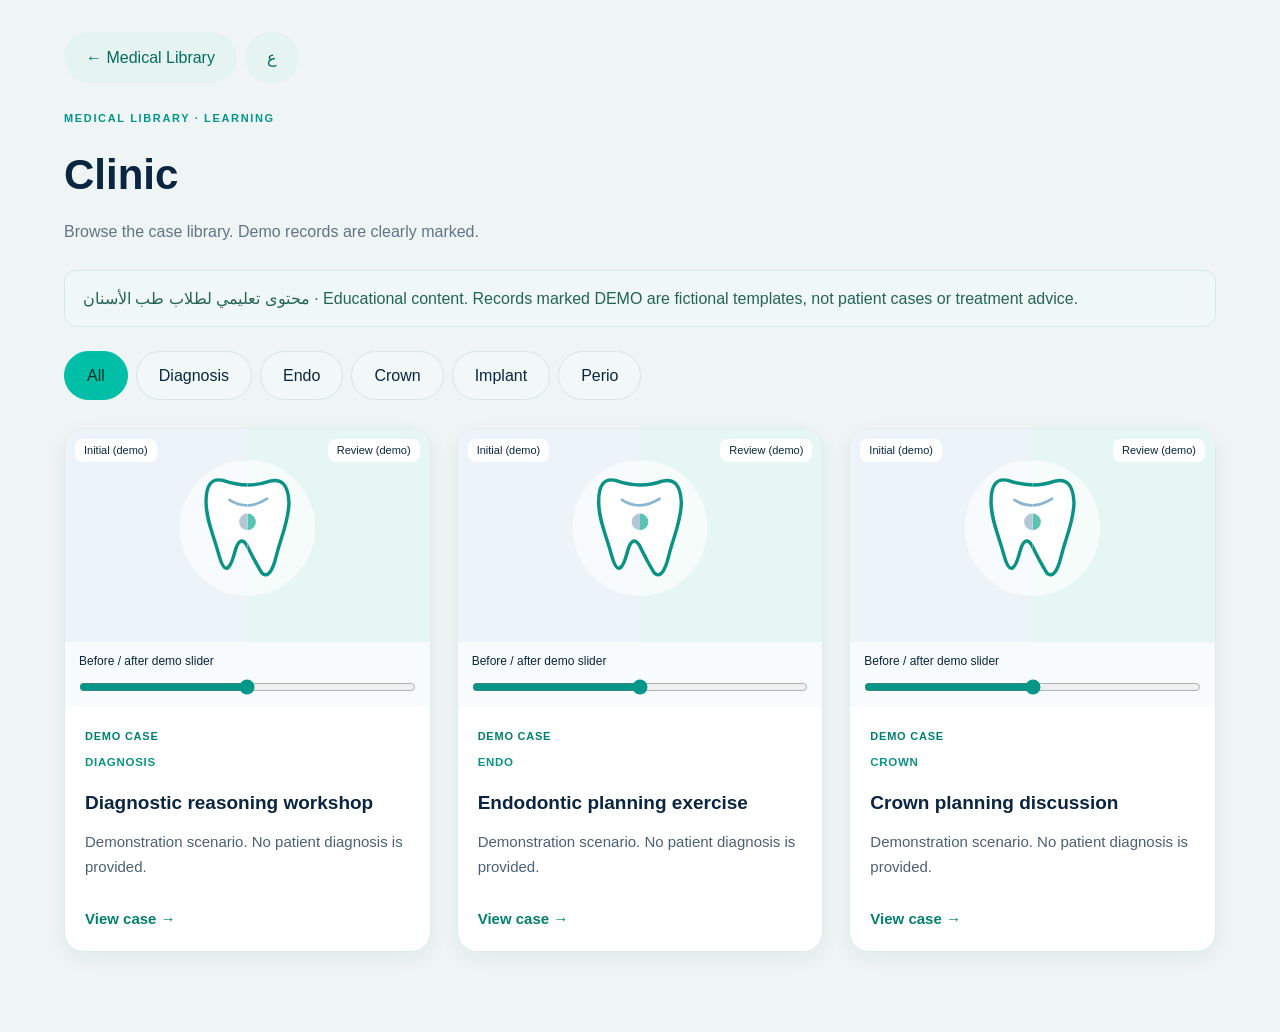
<file: library/for-doctors/clinic/index.html>
<!DOCTYPE html><html lang="en"><head><meta charset="UTF-8"><meta name="viewport" content="width=device-width,initial-scale=1"><base href="/"><title>Educational cases | Medical Library</title><style>*{box-sizing:border-box}html{scroll-behavior:smooth}body{margin:0;color:#0a2540;background:#fff;font-family:"Segoe UI",Arial,sans-serif;line-height:1.7}a{color:inherit;text-decoration:none}.nav{position:sticky;top:0;z-index:50;display:flex;align-items:center;justify-content:space-between;width:100%}.nav .logo{width:42px;height:42px;border-radius:50%;background:#1e90ff;display:grid;place-items:center;flex-shrink:0}.nav .logo img{width:26px;height:26px;object-fit:contain}.wrap{width:100%;max-width:1200px;margin:auto}.section{padding:68px 0 90px}.eyebrow{font-size:11px;letter-spacing:.15em;font-weight:800;color:#009688;margin-bottom:12px}.library-footer{border-top:1px solid #e5edf1;background:#f6fafb;padding:30px 24px;text-align:center;color:#617487;font-size:14px}.library-footer a{display:inline-block;margin:8px 12px;color:#007e70;font-weight:700}.ml-article{scroll-margin-top:100px}@media(max-width:1050px){#medicalLibrary,.ml-article{scroll-margin-top:140px}}@media(max-width:480px){.section{padding-top:36px}#medicalLibrary,.ml-article{scroll-margin-top:175px}}#medicalLibrary{background:#fff;color:#0a2540;scroll-margin-top:90px}#medicalLibrary .wrap{max-width:1200px;padding:0 24px}#medicalLibrary h2{font-size:clamp(28px,4vw,42px);margin:0 0 12px;line-height:1.3}#medicalLibrary .ml-subtitle{color:#617487;margin:0 0 28px}#medicalLibrary button,#medicalLibrary input{font:inherit}#medicalLibrary button{cursor:pointer;min-height:46px}.ml-top{display:flex;justify-content:space-between;align-items:center;gap:20px;flex-wrap:wrap;margin-bottom:26px}.ml-tabs{display:flex;gap:6px;background:#eff6f7;border-radius:14px;padding:5px}.ml-tabs button{padding:10px 18px;border:0;border-radius:10px;color:#0a2540;background:0 0;font-weight:700}.ml-tabs button[aria-selected=true]{color:#fff;background:#0a2540;box-shadow:0 4px 12px #0a254022}.ml-tabs small{color:#00bfa6;margin-inline-start:5px;font-size:10px;letter-spacing:.05em}.ml-surface{padding:24px;border:1px solid #e5edf1;background:#f8fbfc;border-radius:24px;transition:background .2s}.ml-clinical{background:#0a2540;color:#fff;border-color:#0a2540}.ml-filters{display:flex;gap:8px;flex-wrap:wrap;margin-bottom:24px}.ml-filters button{padding:8px 16px;border:1px solid #cbdbe2;border-radius:30px;background:0 0;color:inherit;font-size:14px}.ml-filters button.selected{background:#00bfa6;border-color:#00bfa6;color:#052f2b;font-weight:700}.ml-grid{display:grid;grid-template-columns:repeat(3,minmax(0,1fr));gap:22px}.ml-card{background:#fff;border:1px solid #e0e9ef;box-shadow:0 8px 24px #0a254008;border-radius:18px;overflow:hidden;color:#0a2540;display:flex;flex-direction:column}.ml-card img,.ml-illustration{width:100%;height:180px;object-fit:cover}.ml-illustration{position:relative;background:radial-gradient(circle at 75% 15%,#d2fff4 0,transparent 55%),linear-gradient(135deg,#e4f3f9,#eefaf6);display:flex;flex-direction:column;align-items:center;justify-content:center;color:#0a9384;overflow:hidden}.ml-illustration:after,.ml-illustration:before{content:'';position:absolute;border:1px solid #00a58b30;border-radius:50%;width:190px;height:190px;left:-60px;top:30px}.ml-illustration:after{left:auto;right:-80px;top:-100px;width:240px;height:240px}.ml-illustration span{font-size:76px;font-weight:300;line-height:1}.ml-illustration small{font-size:10px;letter-spacing:3px;font-weight:700;margin-top:14px}.ml-card-content{padding:22px;flex:1;display:flex;flex-direction:column;align-items:flex-start}.ml-label{font-size:11px;color:#0a9384;text-transform:uppercase;letter-spacing:.06em;font-weight:800;margin-bottom:8px}.ml-card h3{font-size:19px;line-height:1.5;margin:0 0 10px}.ml-card p{color:#63788a;font-size:14px;margin:0 0 20px;display:-webkit-box;-webkit-line-clamp:2;-webkit-box-orient:vertical;overflow:hidden}.ml-read{margin-top:auto;background:0 0;border:0;padding:0;color:#008a77;font-weight:800}.ml-placeholder{border-style:dashed;box-shadow:none;background:#fbfdfd;opacity:.72}.ml-placeholder .ml-illustration{height:180px;font-size:50px;background:#edf4f5;color:#a6bfbe}.ml-placeholder h3,.ml-placeholder p{padding:0 22px}.ml-placeholder h3{margin-top:22px}.ml-empty{grid-column:1/-1;text-align:center;padding:60px 24px;border:1px dashed #a7c2c54d;border-radius:18px}.ml-empty h3{font-size:24px;margin:12px 0}.ml-empty p{font-size:15px;opacity:.75;max-width:520px;margin:auto}.ml-article{max-width:820px;margin:auto;scroll-margin-top:100px}.ml-article[hidden],.ml-browse[hidden]{display:none}.ml-back{border:0;background:#edf7f5;color:#087d6d;border-radius:12px;padding:10px 18px;margin-bottom:26px}.ml-article-title{font-size:clamp(25px,4vw,36px);line-height:1.45;margin:0 0 24px}.ml-article img,.ml-article>.ml-illustration{height:260px;border-radius:18px;max-width:100%;object-fit:cover;margin-bottom:24px}.ml-body{font-size:16px;line-height:1.9}.ml-body h3{font-size:21px;margin:28px 0 12px}.ml-body li{margin:9px 0;margin-inline-start:24px}.ml-note{font-size:13px!important;color:#607582;background:#eef6f7;padding:16px;border-radius:12px;line-height:1.8}.ml-source{color:#087f70;text-decoration:underline}.ml-cta{display:block;text-align:center;background:#25d366;color:#063c22;font-weight:800;border-radius:12px;padding:16px;margin:28px 0 16px}#medicalLibrary button:focus-visible,#medicalLibrary input:focus-visible{outline:3px solid #00bfa6;outline-offset:3px}@media(max-width:768px){#medicalLibrary{scroll-margin-top:190px}#medicalLibrary .wrap{padding:0 16px}.ml-top{display:block}.ml-tabs{width:100%;margin-bottom:16px}.ml-tabs button{flex:1;padding:10px}.ml-surface{padding:16px;border-radius:18px}.ml-grid{grid-template-columns:1fr;gap:18px}.ml-article{scroll-margin-top:190px}.ml-card img,.ml-illustration{height:190px}.ml-filters{gap:6px}.ml-filters button{padding:8px 13px}}@media(prefers-reduced-motion:reduce){.ml-surface{transition:none}}#medicalLibrary.ml-reading #mlSubtitle,#medicalLibrary.ml-reading #mlTitle,#medicalLibrary.ml-reading .ml-top,#medicalLibrary.ml-reading>.wrap>.eyebrow{display:none}#medicalLibrary.ml-reading .ml-surface{padding:0;border:0;background:#fff}#medicalLibrary .ml-article-title{font-size:clamp(30px,4.6vw,46px);font-weight:800;line-height:1.35;margin:14px 0 18px;letter-spacing:-.025em}.ml-category-badge{display:inline-block;padding:6px 12px;background:#e4f7f2;color:#007f6c;border-radius:24px;font-size:12px;font-weight:800}.ml-meta{display:flex;flex-wrap:wrap;gap:10px;align-items:center;color:#657c8c;font-size:13px;margin:0 0 26px}.ml-article>.ml-hero{width:100%;height:320px;margin-bottom:26px}.ml-body{max-width:750px;margin:28px auto}.ml-body ul{padding-inline-start:22px;margin:16px 0}.ml-body li{margin:9px 0}.ml-body p{margin:14px 0}#medicalLibrary .ml-body h2{font-size:24px;line-height:1.5;margin:32px 0 12px;font-weight:800;letter-spacing:0}.ml-attribution{font-size:13px;color:#617487;padding:16px 0;border-top:1px solid #e7edf0;margin-top:26px}.ml-attribution p{margin:0 0 6px}.ml-warning{background:#fff8e8;border:1px solid #efd49b;border-inline-start:4px solid #db9c2e;border-radius:16px;padding:24px;margin:30px 0;color:#6f4b0d}.ml-warning h2:before{content:'!';display:inline-grid;place-items:center;border:1px solid currentColor;width:23px;height:23px;border-radius:50%;font-size:15px;margin-inline-end:9px}#medicalLibrary .ml-warning h2{font-size:21px;line-height:1.6;margin:0 0 10px;color:#6f4b0d;letter-spacing:0}.ml-warning li,.ml-warning p{font-size:15px;line-height:1.9;margin:0}.ml-related{border-top:1px solid #e3ecef;margin-top:44px;padding-top:34px}#medicalLibrary .ml-related>h2{font-size:25px;line-height:1.5;margin-bottom:22px}.ml-related-grid .ml-card h3{font-size:16px;line-height:1.6}.ml-related-grid .ml-card img,.ml-related-grid .ml-illustration{height:135px}.ml-related-grid .ml-card-content{padding:18px}.ml-related-grid .ml-read{font-size:13px}.ml-related-placeholder h3{font-size:15px!important}.ml-reading .ml-note{margin:16px 0}@media(max-width:768px){#medicalLibrary .ml-article-title{font-size:30px;line-height:1.45}.ml-article>.ml-hero{height:220px}.ml-meta{font-size:12px;gap:8px}#medicalLibrary .ml-body h2{font-size:21px}.ml-warning{padding:20px 18px}#medicalLibrary .ml-warning h2{font-size:20px}.ml-related-grid{grid-template-columns:1fr}.ml-related-grid .ml-card img,.ml-related-grid .ml-illustration{height:165px}}[dir=rtl] #medicalLibrary .ml-article-title{letter-spacing:0}.nav{background:rgba(255,255,255,.97);border-bottom:1px solid #e6eef2;backdrop-filter:blur(12px);box-shadow:0 3px 18px #0a254009;padding:12px 30px;min-height:76px;height:auto;gap:18px;flex-wrap:nowrap}.nav .links{display:flex;gap:22px;flex:1 1 auto;order:0;width:auto;margin:0;justify-content:center;flex-wrap:nowrap}.nav .links a,.nav .links a:last-child{background:0 0;color:#0a2540;border:0;border-radius:0;padding:8px 0;box-shadow:none;font-size:14px;font-weight:650;text-decoration:none;min-height:44px;min-width:0;display:inline-flex;align-items:center;white-space:nowrap}.nav .links a:hover,.nav .links a:last-child:hover{background:0 0;color:#007f73;border:0;box-shadow:none;text-decoration:underline;text-underline-offset:6px}.nav .top-actions{display:flex;gap:12px;align-items:center;flex-shrink:0}.nav #ctaTop{display:none}.nav .lang-btn{border:1px solid #dce7ec;background:0 0;color:#0a2540;box-shadow:none;border-radius:10px;width:42px;min-width:42px;height:44px;min-height:44px;padding:0;font-size:14px;font-weight:750;cursor:pointer}.nav .library-nav-cta{display:inline-flex;align-items:center;justify-content:center;gap:8px;white-space:nowrap;background:linear-gradient(135deg,#00bfa6,#009688);color:#fff;padding:10px 22px;border-radius:50px;font-size:15px;line-height:1.5;font-weight:800;text-decoration:none;min-height:46px;box-shadow:0 4px 15px rgba(0,191,166,.35);transition:transform .2s,box-shadow .2s}.nav .library-nav-cta:hover{transform:scale(1.05);box-shadow:0 6px 21px rgba(0,191,166,.48)}.nav a:focus-visible,.nav button:focus-visible{outline:3px solid #009688;outline-offset:4px}.library-book{font-size:19px;line-height:1}@media(max-width:1120px){.nav{flex-wrap:wrap;row-gap:8px;padding:10px 20px}.nav .links{order:3;flex:1 1 100%;width:100%;gap:25px;justify-content:center}.nav .top-actions{margin-inline-start:auto}.nav .links a,.nav .links a:last-child{font-size:14px;padding:4px 0;min-height:35px}}@media(max-width:480px){.nav{padding:10px 16px;gap:8px;row-gap:4px}.nav .top-actions{gap:10px}.nav .links{display:grid;grid-template-columns:repeat(3,minmax(0,1fr));gap:0 12px;margin:0;flex-wrap:wrap}.nav .links a,.nav .links a:last-child{justify-content:center}.nav .links a,.nav .links a:last-child{font-size:14px;min-height:33px}.nav .library-nav-cta{font-size:14px;padding:10px 22px;min-height:44px}.nav .logo{width:38px;height:38px}.nav .lang-btn{width:38px;min-width:38px;height:42px;min-height:42px}}@media(prefers-reduced-motion:reduce){.nav .library-nav-cta{transition:none}.nav .library-nav-cta:hover{transform:none}}.library-wa-float{position:fixed;right:18px;bottom:calc(18px + env(safe-area-inset-bottom));display:inline-flex;align-items:center;gap:8px;min-height:48px;background:#25d366;color:#063c22;font-size:14px;font-weight:800;border-radius:28px;padding:10px 18px;box-shadow:0 5px 18px #0a254022;z-index:55}.library-wa-float:focus-visible{outline:3px solid #009688;outline-offset:4px}.nav{height:72px;min-height:72px;padding:10px 24px;gap:12px;flex-wrap:nowrap;background:rgba(255,255,255,.85);backdrop-filter:blur(12px);-webkit-backdrop-filter:blur(12px);box-shadow:0 2px 20px rgba(0,0,0,.06)}.nav .links{display:flex;order:0;gap:8px;flex:1 1 auto;grid-template-columns:none;width:auto;margin:0;flex-wrap:nowrap;justify-content:center}.nav .links a,.nav .links a:last-child{background:rgba(255,255,255,.7);border:1px solid rgba(0,0,0,.06);border-radius:12px;padding:8px 16px;font-weight:600;color:#0a2540;font-size:14px;min-height:40px;box-shadow:none;line-height:1.5;transition:background .2s,border-color .2s,color .2s;text-decoration:none}.nav .links a:hover,.nav .links a:last-child:hover{background:#fff;border-color:#00bfa6;color:#00bfa6;box-shadow:none;text-decoration:none}.nav .links a:last-child[aria-current],.nav .links a[aria-current]{background:#0a2540;border-color:#0a2540;color:#fff}.nav .top-actions{margin:0;gap:12px}.nav #ctaTop{display:inline-flex;align-items:center;justify-content:center;gap:7px;background:#25d366;color:#fff;font-size:14px;font-weight:800;line-height:1.5;border:0;border-radius:50px;padding:10px 20px;box-shadow:0 4px 15px rgba(37,211,102,.4);min-height:46px;white-space:nowrap;transition:transform .2s,box-shadow .2s;text-decoration:none}.nav #ctaTop:hover{transform:scale(1.05);box-shadow:0 6px 22px rgba(37,211,102,.48)}.nav #ctaTop svg{width:19px;height:19px;flex-shrink:0}.wa-pulse{display:inline-block;width:7px;height:7px;border-radius:50%;background:#9affb8;box-shadow:0 0 0 0 #d8ffe2;animation:wa-dot-pulse 2.2s infinite;flex-shrink:0}@keyframes wa-dot-pulse{0%,100%{box-shadow:0 0 0 0 #d8ffe280}60%{box-shadow:0 0 0 5px #d8ffe200}}.nav .nav-menu{display:none;align-items:center;justify-content:center;width:44px;height:44px;min-width:44px;padding:10px;border:1px solid #dce7ec;border-radius:10px;background:#fff;color:#0a2540;cursor:pointer}.nav-menu svg{width:22px;height:22px}@media(max-width:1120px){.nav{display:grid;grid-template-columns:1fr auto auto;height:auto;min-height:112px;padding:8px 16px;gap:8px 12px}.nav .logo{grid-row:1;grid-column:1}.nav>.lang-btn{grid-row:1;grid-column:2}.nav .nav-menu{display:inline-flex;grid-row:1;grid-column:3}.nav .top-actions{grid-column:1/-1;grid-row:2;justify-content:center;gap:12px;margin:0}.nav .links{display:none;position:absolute;top:100%;inset-inline:16px;width:auto;max-height:calc(100dvh - 138px);overflow:auto;padding:12px;background:#f8fbfc;border:1px solid #e2eaef;border-radius:16px;box-shadow:0 10px 25px #0a25401a;z-index:60;gap:8px;flex-direction:column;flex-wrap:nowrap}.nav.nav-open .links{display:flex}.nav .links a,.nav .links a:last-child{display:flex;width:100%;justify-content:flex-start;min-height:44px;padding:10px 16px;background:#fff;font-size:14px;border:1px solid rgba(0,0,0,.06)}.nav .links a:last-child[aria-current],.nav .links a[aria-current]{background:#0a2540;color:#fff}.nav .links a:hover,.nav .links a:last-child:hover{border-color:#00bfa6;color:#00bfa6}.nav .links a[aria-current]:hover{color:#fff}.nav .lang-btn{min-height:44px;height:44px;min-width:44px;width:44px}}@media(max-width:480px){.nav{gap:8px 12px}.nav .top-actions{gap:12px}.nav #ctaTop{padding:10px 20px;min-height:44px;font-size:14px}}@media(prefers-reduced-motion:reduce){.nav #ctaTop,.nav .links a{transition:none}.nav #ctaTop:hover{transform:none}.wa-pulse{animation:none}}.nav #langToggle{width:48px;min-width:48px;height:48px;min-height:48px;padding:8px 12px;border-radius:12px;background:rgba(255,255,255,.7);border:1px solid rgba(0,0,0,.06);font-size:16px;font-weight:800;color:#0a2540;box-shadow:none}.nav #navLinks a:hover,.nav #navLinks a[aria-current]:hover{background:#fff!important;border:1px solid #00bfa6!important;color:#00bfa6!important;opacity:1;text-decoration:none}</style><style>body{background:#eef5f4}#medicalLibrary{background:0 0}.lib-hero{position:relative;overflow:hidden;color:#fff;padding:36px 0 96px;background:linear-gradient(155deg,#05263f 0,#0a2540 48%,#0e4256 100%)}.lib-hero:before{content:'';position:absolute;inset:0;background:radial-gradient(640px 320px at 86% -12%,rgba(0,191,166,.38),transparent 62%),radial-gradient(520px 280px at 6% 112%,rgba(30,144,255,.2),transparent 62%);pointer-events:none}.lib-hero-inner{position:relative;z-index:1;padding:0 24px}.lib-home{display:inline-flex;align-items:center;gap:9px;background:rgba(255,255,255,.13);border:1px solid rgba(255,255,255,.28);color:#eaf7f4;padding:9px 20px;border-radius:999px;font-weight:700;font-size:14.5px;margin-bottom:30px;min-height:44px;transition:background .2s,color .2s}.lib-home:hover{background:rgba(255,255,255,.24);color:#fff}.lib-home-arr:before{content:'\2190'}[dir=rtl] .lib-home-arr:before{content:'\2192'}.lib-hero .eyebrow{color:#3fe0c5;font-size:12.5px;margin-bottom:14px}.lib-hero #mlTitle{color:#fff;font-size:clamp(34px,5.4vw,54px);font-weight:800;letter-spacing:-.02em;line-height:1.12;margin:0 0 16px}[dir=rtl] .lib-hero #mlTitle{letter-spacing:0}.lib-hero .ml-subtitle{color:#c2ddd9;font-size:clamp(16px,2.2vw,19px);line-height:1.75;max-width:660px;margin:0 0 32px}.lib-body{position:relative;z-index:2;margin-top:-56px;padding:0 24px 40px}#medicalLibrary .ml-top{display:flex;justify-content:center;margin-bottom:26px}.ml-tabs{background:#fff;border:1px solid #e2ecea;box-shadow:0 10px 26px rgba(6,40,60,.1);border-radius:999px;padding:6px}.ml-tabs button{padding:13px 30px;font-size:15.5px;border-radius:999px}.ml-tabs button[aria-selected=true]{background:#0a2540}.ml-tabs small{color:#00bfa6;font-size:10.5px}.ml-surface{border-radius:26px;border:1px solid #e2ecea;background:#fff;box-shadow:0 16px 44px rgba(6,40,60,.08);padding:30px}.ml-filters{margin-bottom:28px}.ml-filters button{font-size:15px;padding:10px 22px;border-radius:999px;background:#f1f8f7;border:1px solid #d5e6e3;color:#0a2540}.ml-filters button:hover{border-color:#00bfa6;color:#007f6c}.ml-filters button.selected{background:#00bfa6;border-color:#00bfa6;color:#04302a}.ml-grid{gap:26px}.ml-card{border:1px solid #e2ecea;border-radius:20px;box-shadow:0 6px 20px rgba(10,37,64,.06);transition:transform .2s,box-shadow .2s,border-color .2s}.ml-card:hover{transform:translateY(-4px);box-shadow:0 16px 36px rgba(10,37,64,.13);border-color:#bfe3dd}.ml-card .ml-illustration,.ml-card img{height:190px}.ml-card-content{padding:24px}.ml-card h3{font-size:20px;line-height:1.5;color:#0a2540}.ml-card p{font-size:15px;color:#4b6076;line-height:1.7}.ml-label{color:#0a9384;font-size:11.5px}.ml-read{font-size:15px;color:#007f6c}.ml-read:hover{text-decoration:underline;text-underline-offset:4px}.ml-placeholder{border:1.5px dashed #c4d8d5;background:#f7fbfa;opacity:1;box-shadow:none}.ml-placeholder .ml-illustration{background:#eef5f4}.ml-placeholder h3,.ml-placeholder p{color:#5d7482}.ml-empty{padding:72px 26px;border:1.5px dashed #a9ccc8;border-radius:20px;background:#f7fbfa}.ml-empty:before{content:'\1F4DA';display:block;font-size:42px;margin-bottom:6px}.ml-empty h3{font-size:24px;color:#0a2540;margin:10px 0}.ml-empty p{font-size:16px;color:#4b6076;opacity:1;max-width:460px}.ml-clinical{background:#0b2237;border-color:#123449;box-shadow:0 16px 44px rgba(2,18,32,.35)}.ml-clinical .ml-filters button{background:rgba(255,255,255,.07);border-color:rgba(255,255,255,.22);color:#d8ece9}.ml-clinical .ml-filters button:hover{border-color:#00bfa6;color:#3fe0c5}.ml-clinical .ml-filters button.selected{background:#00bfa6;border-color:#00bfa6;color:#04302a}.ml-clinical .ml-empty{background:rgba(255,255,255,.05);border-color:rgba(120,200,190,.45)}.ml-clinical .ml-empty h3{color:#fff}.ml-clinical .ml-empty p{color:#b9d2ce}.ml-article-title{color:#0a2540}#medicalLibrary .ml-body{font-size:17.5px;line-height:1.95;color:#233d4e;max-width:730px}.ml-body p{margin:16px 0}#medicalLibrary .ml-body h2{color:#0a2540}.ml-back{font-size:15px;padding:12px 22px;border-radius:999px;background:#e6f4f1;color:#066b5e;min-height:48px}.ml-back:hover{background:#d5ede8}.ml-cta{border-radius:16px;font-size:17px;padding:18px}.ml-note{border-radius:14px;background:#eef7f6;color:#4b6076;font-size:14px!important}.library-footer{background:#0a2540;color:#b9cfd4;border-top:0;padding:44px 24px;font-size:15px}.library-footer a{color:#3fe0c5;font-weight:800}.library-footer a:hover{text-decoration:underline;text-underline-offset:4px}#medicalLibrary.ml-reading .lib-hero{display:none}#medicalLibrary.ml-reading .lib-body{margin-top:0;padding-top:28px}@media(max-width:768px){.lib-hero{padding:26px 0 84px}.lib-hero-inner{padding:0 18px}.lib-home{margin-bottom:22px}.lib-body{margin-top:-48px;padding:0 14px 28px}.ml-surface{padding:18px;border-radius:20px}#medicalLibrary .ml-top{margin-bottom:20px}.ml-tabs{width:100%}.ml-tabs button{flex:1;padding:12px 10px;font-size:15px}.ml-grid{gap:18px}#medicalLibrary .ml-body{font-size:16.5px}}@media(prefers-reduced-motion:reduce){.ml-card{transition:none}.ml-card:hover{transform:none}}</style><link rel="stylesheet" href="/library/library-extension.css"></head><body data-case-page="clinic"><main class="case-page wrap"><a class="ml-back" href="/library/">← Medical Library</a><button id="caseLang" class="ml-back" type="button">ع</button><div id="caseApp" aria-live="polite"></div></main><script src="/library/cases.js" defer></script></body></html>
</file>
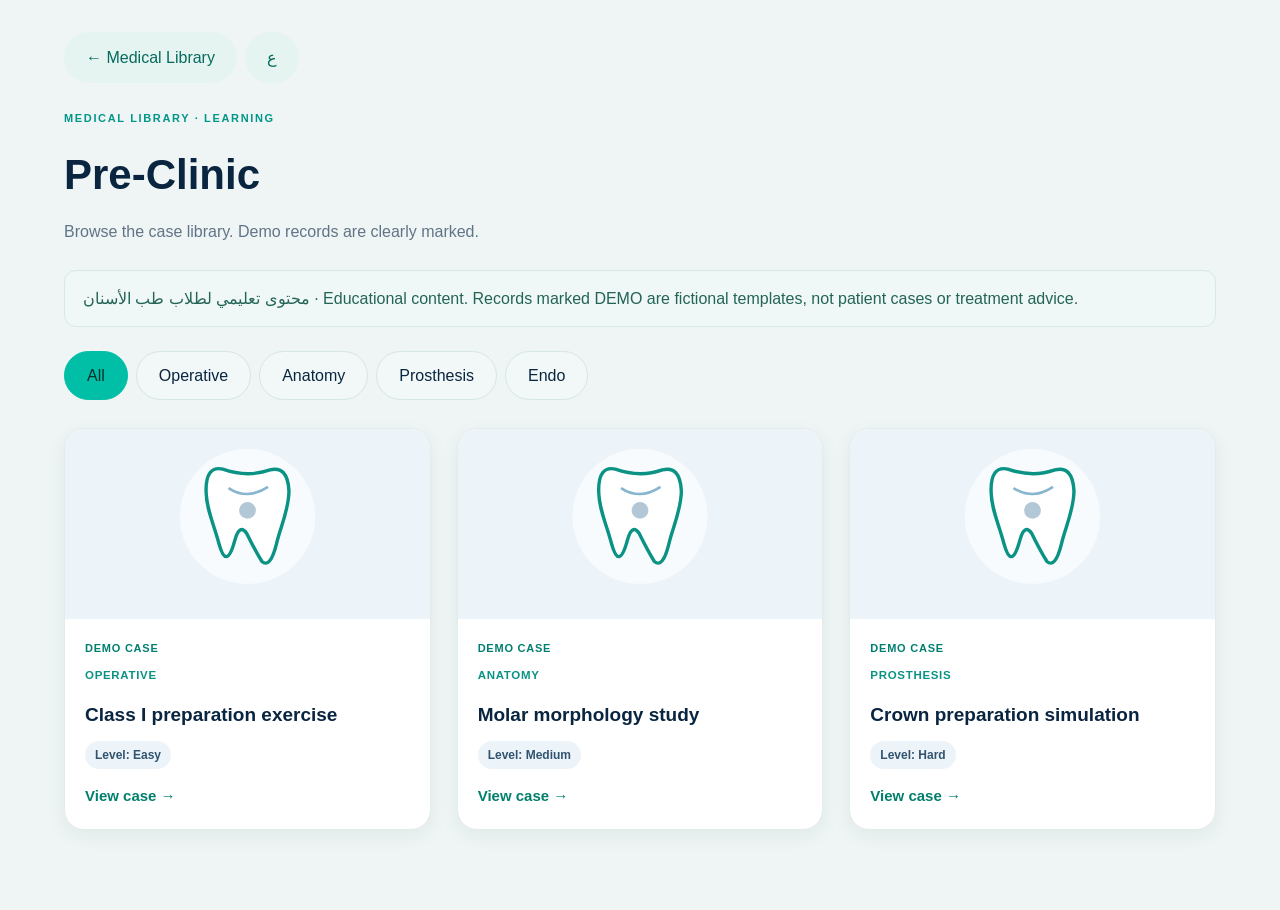
<file: library/for-doctors/pre-clinic/index.html>
<!DOCTYPE html><html lang="en"><head><meta charset="UTF-8"><meta name="viewport" content="width=device-width,initial-scale=1"><base href="/"><title>Educational cases | Medical Library</title><style>*{box-sizing:border-box}html{scroll-behavior:smooth}body{margin:0;color:#0a2540;background:#fff;font-family:"Segoe UI",Arial,sans-serif;line-height:1.7}a{color:inherit;text-decoration:none}.nav{position:sticky;top:0;z-index:50;display:flex;align-items:center;justify-content:space-between;width:100%}.nav .logo{width:42px;height:42px;border-radius:50%;background:#1e90ff;display:grid;place-items:center;flex-shrink:0}.nav .logo img{width:26px;height:26px;object-fit:contain}.wrap{width:100%;max-width:1200px;margin:auto}.section{padding:68px 0 90px}.eyebrow{font-size:11px;letter-spacing:.15em;font-weight:800;color:#009688;margin-bottom:12px}.library-footer{border-top:1px solid #e5edf1;background:#f6fafb;padding:30px 24px;text-align:center;color:#617487;font-size:14px}.library-footer a{display:inline-block;margin:8px 12px;color:#007e70;font-weight:700}.ml-article{scroll-margin-top:100px}@media(max-width:1050px){#medicalLibrary,.ml-article{scroll-margin-top:140px}}@media(max-width:480px){.section{padding-top:36px}#medicalLibrary,.ml-article{scroll-margin-top:175px}}#medicalLibrary{background:#fff;color:#0a2540;scroll-margin-top:90px}#medicalLibrary .wrap{max-width:1200px;padding:0 24px}#medicalLibrary h2{font-size:clamp(28px,4vw,42px);margin:0 0 12px;line-height:1.3}#medicalLibrary .ml-subtitle{color:#617487;margin:0 0 28px}#medicalLibrary button,#medicalLibrary input{font:inherit}#medicalLibrary button{cursor:pointer;min-height:46px}.ml-top{display:flex;justify-content:space-between;align-items:center;gap:20px;flex-wrap:wrap;margin-bottom:26px}.ml-tabs{display:flex;gap:6px;background:#eff6f7;border-radius:14px;padding:5px}.ml-tabs button{padding:10px 18px;border:0;border-radius:10px;color:#0a2540;background:0 0;font-weight:700}.ml-tabs button[aria-selected=true]{color:#fff;background:#0a2540;box-shadow:0 4px 12px #0a254022}.ml-tabs small{color:#00bfa6;margin-inline-start:5px;font-size:10px;letter-spacing:.05em}.ml-surface{padding:24px;border:1px solid #e5edf1;background:#f8fbfc;border-radius:24px;transition:background .2s}.ml-clinical{background:#0a2540;color:#fff;border-color:#0a2540}.ml-filters{display:flex;gap:8px;flex-wrap:wrap;margin-bottom:24px}.ml-filters button{padding:8px 16px;border:1px solid #cbdbe2;border-radius:30px;background:0 0;color:inherit;font-size:14px}.ml-filters button.selected{background:#00bfa6;border-color:#00bfa6;color:#052f2b;font-weight:700}.ml-grid{display:grid;grid-template-columns:repeat(3,minmax(0,1fr));gap:22px}.ml-card{background:#fff;border:1px solid #e0e9ef;box-shadow:0 8px 24px #0a254008;border-radius:18px;overflow:hidden;color:#0a2540;display:flex;flex-direction:column}.ml-card img,.ml-illustration{width:100%;height:180px;object-fit:cover}.ml-illustration{position:relative;background:radial-gradient(circle at 75% 15%,#d2fff4 0,transparent 55%),linear-gradient(135deg,#e4f3f9,#eefaf6);display:flex;flex-direction:column;align-items:center;justify-content:center;color:#0a9384;overflow:hidden}.ml-illustration:after,.ml-illustration:before{content:'';position:absolute;border:1px solid #00a58b30;border-radius:50%;width:190px;height:190px;left:-60px;top:30px}.ml-illustration:after{left:auto;right:-80px;top:-100px;width:240px;height:240px}.ml-illustration span{font-size:76px;font-weight:300;line-height:1}.ml-illustration small{font-size:10px;letter-spacing:3px;font-weight:700;margin-top:14px}.ml-card-content{padding:22px;flex:1;display:flex;flex-direction:column;align-items:flex-start}.ml-label{font-size:11px;color:#0a9384;text-transform:uppercase;letter-spacing:.06em;font-weight:800;margin-bottom:8px}.ml-card h3{font-size:19px;line-height:1.5;margin:0 0 10px}.ml-card p{color:#63788a;font-size:14px;margin:0 0 20px;display:-webkit-box;-webkit-line-clamp:2;-webkit-box-orient:vertical;overflow:hidden}.ml-read{margin-top:auto;background:0 0;border:0;padding:0;color:#008a77;font-weight:800}.ml-placeholder{border-style:dashed;box-shadow:none;background:#fbfdfd;opacity:.72}.ml-placeholder .ml-illustration{height:180px;font-size:50px;background:#edf4f5;color:#a6bfbe}.ml-placeholder h3,.ml-placeholder p{padding:0 22px}.ml-placeholder h3{margin-top:22px}.ml-empty{grid-column:1/-1;text-align:center;padding:60px 24px;border:1px dashed #a7c2c54d;border-radius:18px}.ml-empty h3{font-size:24px;margin:12px 0}.ml-empty p{font-size:15px;opacity:.75;max-width:520px;margin:auto}.ml-article{max-width:820px;margin:auto;scroll-margin-top:100px}.ml-article[hidden],.ml-browse[hidden]{display:none}.ml-back{border:0;background:#edf7f5;color:#087d6d;border-radius:12px;padding:10px 18px;margin-bottom:26px}.ml-article-title{font-size:clamp(25px,4vw,36px);line-height:1.45;margin:0 0 24px}.ml-article img,.ml-article>.ml-illustration{height:260px;border-radius:18px;max-width:100%;object-fit:cover;margin-bottom:24px}.ml-body{font-size:16px;line-height:1.9}.ml-body h3{font-size:21px;margin:28px 0 12px}.ml-body li{margin:9px 0;margin-inline-start:24px}.ml-note{font-size:13px!important;color:#607582;background:#eef6f7;padding:16px;border-radius:12px;line-height:1.8}.ml-source{color:#087f70;text-decoration:underline}.ml-cta{display:block;text-align:center;background:#25d366;color:#063c22;font-weight:800;border-radius:12px;padding:16px;margin:28px 0 16px}#medicalLibrary button:focus-visible,#medicalLibrary input:focus-visible{outline:3px solid #00bfa6;outline-offset:3px}@media(max-width:768px){#medicalLibrary{scroll-margin-top:190px}#medicalLibrary .wrap{padding:0 16px}.ml-top{display:block}.ml-tabs{width:100%;margin-bottom:16px}.ml-tabs button{flex:1;padding:10px}.ml-surface{padding:16px;border-radius:18px}.ml-grid{grid-template-columns:1fr;gap:18px}.ml-article{scroll-margin-top:190px}.ml-card img,.ml-illustration{height:190px}.ml-filters{gap:6px}.ml-filters button{padding:8px 13px}}@media(prefers-reduced-motion:reduce){.ml-surface{transition:none}}#medicalLibrary.ml-reading #mlSubtitle,#medicalLibrary.ml-reading #mlTitle,#medicalLibrary.ml-reading .ml-top,#medicalLibrary.ml-reading>.wrap>.eyebrow{display:none}#medicalLibrary.ml-reading .ml-surface{padding:0;border:0;background:#fff}#medicalLibrary .ml-article-title{font-size:clamp(30px,4.6vw,46px);font-weight:800;line-height:1.35;margin:14px 0 18px;letter-spacing:-.025em}.ml-category-badge{display:inline-block;padding:6px 12px;background:#e4f7f2;color:#007f6c;border-radius:24px;font-size:12px;font-weight:800}.ml-meta{display:flex;flex-wrap:wrap;gap:10px;align-items:center;color:#657c8c;font-size:13px;margin:0 0 26px}.ml-article>.ml-hero{width:100%;height:320px;margin-bottom:26px}.ml-body{max-width:750px;margin:28px auto}.ml-body ul{padding-inline-start:22px;margin:16px 0}.ml-body li{margin:9px 0}.ml-body p{margin:14px 0}#medicalLibrary .ml-body h2{font-size:24px;line-height:1.5;margin:32px 0 12px;font-weight:800;letter-spacing:0}.ml-attribution{font-size:13px;color:#617487;padding:16px 0;border-top:1px solid #e7edf0;margin-top:26px}.ml-attribution p{margin:0 0 6px}.ml-warning{background:#fff8e8;border:1px solid #efd49b;border-inline-start:4px solid #db9c2e;border-radius:16px;padding:24px;margin:30px 0;color:#6f4b0d}.ml-warning h2:before{content:'!';display:inline-grid;place-items:center;border:1px solid currentColor;width:23px;height:23px;border-radius:50%;font-size:15px;margin-inline-end:9px}#medicalLibrary .ml-warning h2{font-size:21px;line-height:1.6;margin:0 0 10px;color:#6f4b0d;letter-spacing:0}.ml-warning li,.ml-warning p{font-size:15px;line-height:1.9;margin:0}.ml-related{border-top:1px solid #e3ecef;margin-top:44px;padding-top:34px}#medicalLibrary .ml-related>h2{font-size:25px;line-height:1.5;margin-bottom:22px}.ml-related-grid .ml-card h3{font-size:16px;line-height:1.6}.ml-related-grid .ml-card img,.ml-related-grid .ml-illustration{height:135px}.ml-related-grid .ml-card-content{padding:18px}.ml-related-grid .ml-read{font-size:13px}.ml-related-placeholder h3{font-size:15px!important}.ml-reading .ml-note{margin:16px 0}@media(max-width:768px){#medicalLibrary .ml-article-title{font-size:30px;line-height:1.45}.ml-article>.ml-hero{height:220px}.ml-meta{font-size:12px;gap:8px}#medicalLibrary .ml-body h2{font-size:21px}.ml-warning{padding:20px 18px}#medicalLibrary .ml-warning h2{font-size:20px}.ml-related-grid{grid-template-columns:1fr}.ml-related-grid .ml-card img,.ml-related-grid .ml-illustration{height:165px}}[dir=rtl] #medicalLibrary .ml-article-title{letter-spacing:0}.nav{background:rgba(255,255,255,.97);border-bottom:1px solid #e6eef2;backdrop-filter:blur(12px);box-shadow:0 3px 18px #0a254009;padding:12px 30px;min-height:76px;height:auto;gap:18px;flex-wrap:nowrap}.nav .links{display:flex;gap:22px;flex:1 1 auto;order:0;width:auto;margin:0;justify-content:center;flex-wrap:nowrap}.nav .links a,.nav .links a:last-child{background:0 0;color:#0a2540;border:0;border-radius:0;padding:8px 0;box-shadow:none;font-size:14px;font-weight:650;text-decoration:none;min-height:44px;min-width:0;display:inline-flex;align-items:center;white-space:nowrap}.nav .links a:hover,.nav .links a:last-child:hover{background:0 0;color:#007f73;border:0;box-shadow:none;text-decoration:underline;text-underline-offset:6px}.nav .top-actions{display:flex;gap:12px;align-items:center;flex-shrink:0}.nav #ctaTop{display:none}.nav .lang-btn{border:1px solid #dce7ec;background:0 0;color:#0a2540;box-shadow:none;border-radius:10px;width:42px;min-width:42px;height:44px;min-height:44px;padding:0;font-size:14px;font-weight:750;cursor:pointer}.nav .library-nav-cta{display:inline-flex;align-items:center;justify-content:center;gap:8px;white-space:nowrap;background:linear-gradient(135deg,#00bfa6,#009688);color:#fff;padding:10px 22px;border-radius:50px;font-size:15px;line-height:1.5;font-weight:800;text-decoration:none;min-height:46px;box-shadow:0 4px 15px rgba(0,191,166,.35);transition:transform .2s,box-shadow .2s}.nav .library-nav-cta:hover{transform:scale(1.05);box-shadow:0 6px 21px rgba(0,191,166,.48)}.nav a:focus-visible,.nav button:focus-visible{outline:3px solid #009688;outline-offset:4px}.library-book{font-size:19px;line-height:1}@media(max-width:1120px){.nav{flex-wrap:wrap;row-gap:8px;padding:10px 20px}.nav .links{order:3;flex:1 1 100%;width:100%;gap:25px;justify-content:center}.nav .top-actions{margin-inline-start:auto}.nav .links a,.nav .links a:last-child{font-size:14px;padding:4px 0;min-height:35px}}@media(max-width:480px){.nav{padding:10px 16px;gap:8px;row-gap:4px}.nav .top-actions{gap:10px}.nav .links{display:grid;grid-template-columns:repeat(3,minmax(0,1fr));gap:0 12px;margin:0;flex-wrap:wrap}.nav .links a,.nav .links a:last-child{justify-content:center}.nav .links a,.nav .links a:last-child{font-size:14px;min-height:33px}.nav .library-nav-cta{font-size:14px;padding:10px 22px;min-height:44px}.nav .logo{width:38px;height:38px}.nav .lang-btn{width:38px;min-width:38px;height:42px;min-height:42px}}@media(prefers-reduced-motion:reduce){.nav .library-nav-cta{transition:none}.nav .library-nav-cta:hover{transform:none}}.library-wa-float{position:fixed;right:18px;bottom:calc(18px + env(safe-area-inset-bottom));display:inline-flex;align-items:center;gap:8px;min-height:48px;background:#25d366;color:#063c22;font-size:14px;font-weight:800;border-radius:28px;padding:10px 18px;box-shadow:0 5px 18px #0a254022;z-index:55}.library-wa-float:focus-visible{outline:3px solid #009688;outline-offset:4px}.nav{height:72px;min-height:72px;padding:10px 24px;gap:12px;flex-wrap:nowrap;background:rgba(255,255,255,.85);backdrop-filter:blur(12px);-webkit-backdrop-filter:blur(12px);box-shadow:0 2px 20px rgba(0,0,0,.06)}.nav .links{display:flex;order:0;gap:8px;flex:1 1 auto;grid-template-columns:none;width:auto;margin:0;flex-wrap:nowrap;justify-content:center}.nav .links a,.nav .links a:last-child{background:rgba(255,255,255,.7);border:1px solid rgba(0,0,0,.06);border-radius:12px;padding:8px 16px;font-weight:600;color:#0a2540;font-size:14px;min-height:40px;box-shadow:none;line-height:1.5;transition:background .2s,border-color .2s,color .2s;text-decoration:none}.nav .links a:hover,.nav .links a:last-child:hover{background:#fff;border-color:#00bfa6;color:#00bfa6;box-shadow:none;text-decoration:none}.nav .links a:last-child[aria-current],.nav .links a[aria-current]{background:#0a2540;border-color:#0a2540;color:#fff}.nav .top-actions{margin:0;gap:12px}.nav #ctaTop{display:inline-flex;align-items:center;justify-content:center;gap:7px;background:#25d366;color:#fff;font-size:14px;font-weight:800;line-height:1.5;border:0;border-radius:50px;padding:10px 20px;box-shadow:0 4px 15px rgba(37,211,102,.4);min-height:46px;white-space:nowrap;transition:transform .2s,box-shadow .2s;text-decoration:none}.nav #ctaTop:hover{transform:scale(1.05);box-shadow:0 6px 22px rgba(37,211,102,.48)}.nav #ctaTop svg{width:19px;height:19px;flex-shrink:0}.wa-pulse{display:inline-block;width:7px;height:7px;border-radius:50%;background:#9affb8;box-shadow:0 0 0 0 #d8ffe2;animation:wa-dot-pulse 2.2s infinite;flex-shrink:0}@keyframes wa-dot-pulse{0%,100%{box-shadow:0 0 0 0 #d8ffe280}60%{box-shadow:0 0 0 5px #d8ffe200}}.nav .nav-menu{display:none;align-items:center;justify-content:center;width:44px;height:44px;min-width:44px;padding:10px;border:1px solid #dce7ec;border-radius:10px;background:#fff;color:#0a2540;cursor:pointer}.nav-menu svg{width:22px;height:22px}@media(max-width:1120px){.nav{display:grid;grid-template-columns:1fr auto auto;height:auto;min-height:112px;padding:8px 16px;gap:8px 12px}.nav .logo{grid-row:1;grid-column:1}.nav>.lang-btn{grid-row:1;grid-column:2}.nav .nav-menu{display:inline-flex;grid-row:1;grid-column:3}.nav .top-actions{grid-column:1/-1;grid-row:2;justify-content:center;gap:12px;margin:0}.nav .links{display:none;position:absolute;top:100%;inset-inline:16px;width:auto;max-height:calc(100dvh - 138px);overflow:auto;padding:12px;background:#f8fbfc;border:1px solid #e2eaef;border-radius:16px;box-shadow:0 10px 25px #0a25401a;z-index:60;gap:8px;flex-direction:column;flex-wrap:nowrap}.nav.nav-open .links{display:flex}.nav .links a,.nav .links a:last-child{display:flex;width:100%;justify-content:flex-start;min-height:44px;padding:10px 16px;background:#fff;font-size:14px;border:1px solid rgba(0,0,0,.06)}.nav .links a:last-child[aria-current],.nav .links a[aria-current]{background:#0a2540;color:#fff}.nav .links a:hover,.nav .links a:last-child:hover{border-color:#00bfa6;color:#00bfa6}.nav .links a[aria-current]:hover{color:#fff}.nav .lang-btn{min-height:44px;height:44px;min-width:44px;width:44px}}@media(max-width:480px){.nav{gap:8px 12px}.nav .top-actions{gap:12px}.nav #ctaTop{padding:10px 20px;min-height:44px;font-size:14px}}@media(prefers-reduced-motion:reduce){.nav #ctaTop,.nav .links a{transition:none}.nav #ctaTop:hover{transform:none}.wa-pulse{animation:none}}.nav #langToggle{width:48px;min-width:48px;height:48px;min-height:48px;padding:8px 12px;border-radius:12px;background:rgba(255,255,255,.7);border:1px solid rgba(0,0,0,.06);font-size:16px;font-weight:800;color:#0a2540;box-shadow:none}.nav #navLinks a:hover,.nav #navLinks a[aria-current]:hover{background:#fff!important;border:1px solid #00bfa6!important;color:#00bfa6!important;opacity:1;text-decoration:none}</style><style>body{background:#eef5f4}#medicalLibrary{background:0 0}.lib-hero{position:relative;overflow:hidden;color:#fff;padding:36px 0 96px;background:linear-gradient(155deg,#05263f 0,#0a2540 48%,#0e4256 100%)}.lib-hero:before{content:'';position:absolute;inset:0;background:radial-gradient(640px 320px at 86% -12%,rgba(0,191,166,.38),transparent 62%),radial-gradient(520px 280px at 6% 112%,rgba(30,144,255,.2),transparent 62%);pointer-events:none}.lib-hero-inner{position:relative;z-index:1;padding:0 24px}.lib-home{display:inline-flex;align-items:center;gap:9px;background:rgba(255,255,255,.13);border:1px solid rgba(255,255,255,.28);color:#eaf7f4;padding:9px 20px;border-radius:999px;font-weight:700;font-size:14.5px;margin-bottom:30px;min-height:44px;transition:background .2s,color .2s}.lib-home:hover{background:rgba(255,255,255,.24);color:#fff}.lib-home-arr:before{content:'\2190'}[dir=rtl] .lib-home-arr:before{content:'\2192'}.lib-hero .eyebrow{color:#3fe0c5;font-size:12.5px;margin-bottom:14px}.lib-hero #mlTitle{color:#fff;font-size:clamp(34px,5.4vw,54px);font-weight:800;letter-spacing:-.02em;line-height:1.12;margin:0 0 16px}[dir=rtl] .lib-hero #mlTitle{letter-spacing:0}.lib-hero .ml-subtitle{color:#c2ddd9;font-size:clamp(16px,2.2vw,19px);line-height:1.75;max-width:660px;margin:0 0 32px}.lib-body{position:relative;z-index:2;margin-top:-56px;padding:0 24px 40px}#medicalLibrary .ml-top{display:flex;justify-content:center;margin-bottom:26px}.ml-tabs{background:#fff;border:1px solid #e2ecea;box-shadow:0 10px 26px rgba(6,40,60,.1);border-radius:999px;padding:6px}.ml-tabs button{padding:13px 30px;font-size:15.5px;border-radius:999px}.ml-tabs button[aria-selected=true]{background:#0a2540}.ml-tabs small{color:#00bfa6;font-size:10.5px}.ml-surface{border-radius:26px;border:1px solid #e2ecea;background:#fff;box-shadow:0 16px 44px rgba(6,40,60,.08);padding:30px}.ml-filters{margin-bottom:28px}.ml-filters button{font-size:15px;padding:10px 22px;border-radius:999px;background:#f1f8f7;border:1px solid #d5e6e3;color:#0a2540}.ml-filters button:hover{border-color:#00bfa6;color:#007f6c}.ml-filters button.selected{background:#00bfa6;border-color:#00bfa6;color:#04302a}.ml-grid{gap:26px}.ml-card{border:1px solid #e2ecea;border-radius:20px;box-shadow:0 6px 20px rgba(10,37,64,.06);transition:transform .2s,box-shadow .2s,border-color .2s}.ml-card:hover{transform:translateY(-4px);box-shadow:0 16px 36px rgba(10,37,64,.13);border-color:#bfe3dd}.ml-card .ml-illustration,.ml-card img{height:190px}.ml-card-content{padding:24px}.ml-card h3{font-size:20px;line-height:1.5;color:#0a2540}.ml-card p{font-size:15px;color:#4b6076;line-height:1.7}.ml-label{color:#0a9384;font-size:11.5px}.ml-read{font-size:15px;color:#007f6c}.ml-read:hover{text-decoration:underline;text-underline-offset:4px}.ml-placeholder{border:1.5px dashed #c4d8d5;background:#f7fbfa;opacity:1;box-shadow:none}.ml-placeholder .ml-illustration{background:#eef5f4}.ml-placeholder h3,.ml-placeholder p{color:#5d7482}.ml-empty{padding:72px 26px;border:1.5px dashed #a9ccc8;border-radius:20px;background:#f7fbfa}.ml-empty:before{content:'\1F4DA';display:block;font-size:42px;margin-bottom:6px}.ml-empty h3{font-size:24px;color:#0a2540;margin:10px 0}.ml-empty p{font-size:16px;color:#4b6076;opacity:1;max-width:460px}.ml-clinical{background:#0b2237;border-color:#123449;box-shadow:0 16px 44px rgba(2,18,32,.35)}.ml-clinical .ml-filters button{background:rgba(255,255,255,.07);border-color:rgba(255,255,255,.22);color:#d8ece9}.ml-clinical .ml-filters button:hover{border-color:#00bfa6;color:#3fe0c5}.ml-clinical .ml-filters button.selected{background:#00bfa6;border-color:#00bfa6;color:#04302a}.ml-clinical .ml-empty{background:rgba(255,255,255,.05);border-color:rgba(120,200,190,.45)}.ml-clinical .ml-empty h3{color:#fff}.ml-clinical .ml-empty p{color:#b9d2ce}.ml-article-title{color:#0a2540}#medicalLibrary .ml-body{font-size:17.5px;line-height:1.95;color:#233d4e;max-width:730px}.ml-body p{margin:16px 0}#medicalLibrary .ml-body h2{color:#0a2540}.ml-back{font-size:15px;padding:12px 22px;border-radius:999px;background:#e6f4f1;color:#066b5e;min-height:48px}.ml-back:hover{background:#d5ede8}.ml-cta{border-radius:16px;font-size:17px;padding:18px}.ml-note{border-radius:14px;background:#eef7f6;color:#4b6076;font-size:14px!important}.library-footer{background:#0a2540;color:#b9cfd4;border-top:0;padding:44px 24px;font-size:15px}.library-footer a{color:#3fe0c5;font-weight:800}.library-footer a:hover{text-decoration:underline;text-underline-offset:4px}#medicalLibrary.ml-reading .lib-hero{display:none}#medicalLibrary.ml-reading .lib-body{margin-top:0;padding-top:28px}@media(max-width:768px){.lib-hero{padding:26px 0 84px}.lib-hero-inner{padding:0 18px}.lib-home{margin-bottom:22px}.lib-body{margin-top:-48px;padding:0 14px 28px}.ml-surface{padding:18px;border-radius:20px}#medicalLibrary .ml-top{margin-bottom:20px}.ml-tabs{width:100%}.ml-tabs button{flex:1;padding:12px 10px;font-size:15px}.ml-grid{gap:18px}#medicalLibrary .ml-body{font-size:16.5px}}@media(prefers-reduced-motion:reduce){.ml-card{transition:none}.ml-card:hover{transform:none}}</style><link rel="stylesheet" href="/library/library-extension.css"></head><body data-case-page="preclinic"><main class="case-page wrap"><a class="ml-back" href="/library/">← Medical Library</a><button id="caseLang" class="ml-back" type="button">ع</button><div id="caseApp" aria-live="polite"></div></main><script src="/library/cases.js" defer></script></body></html>
</file>
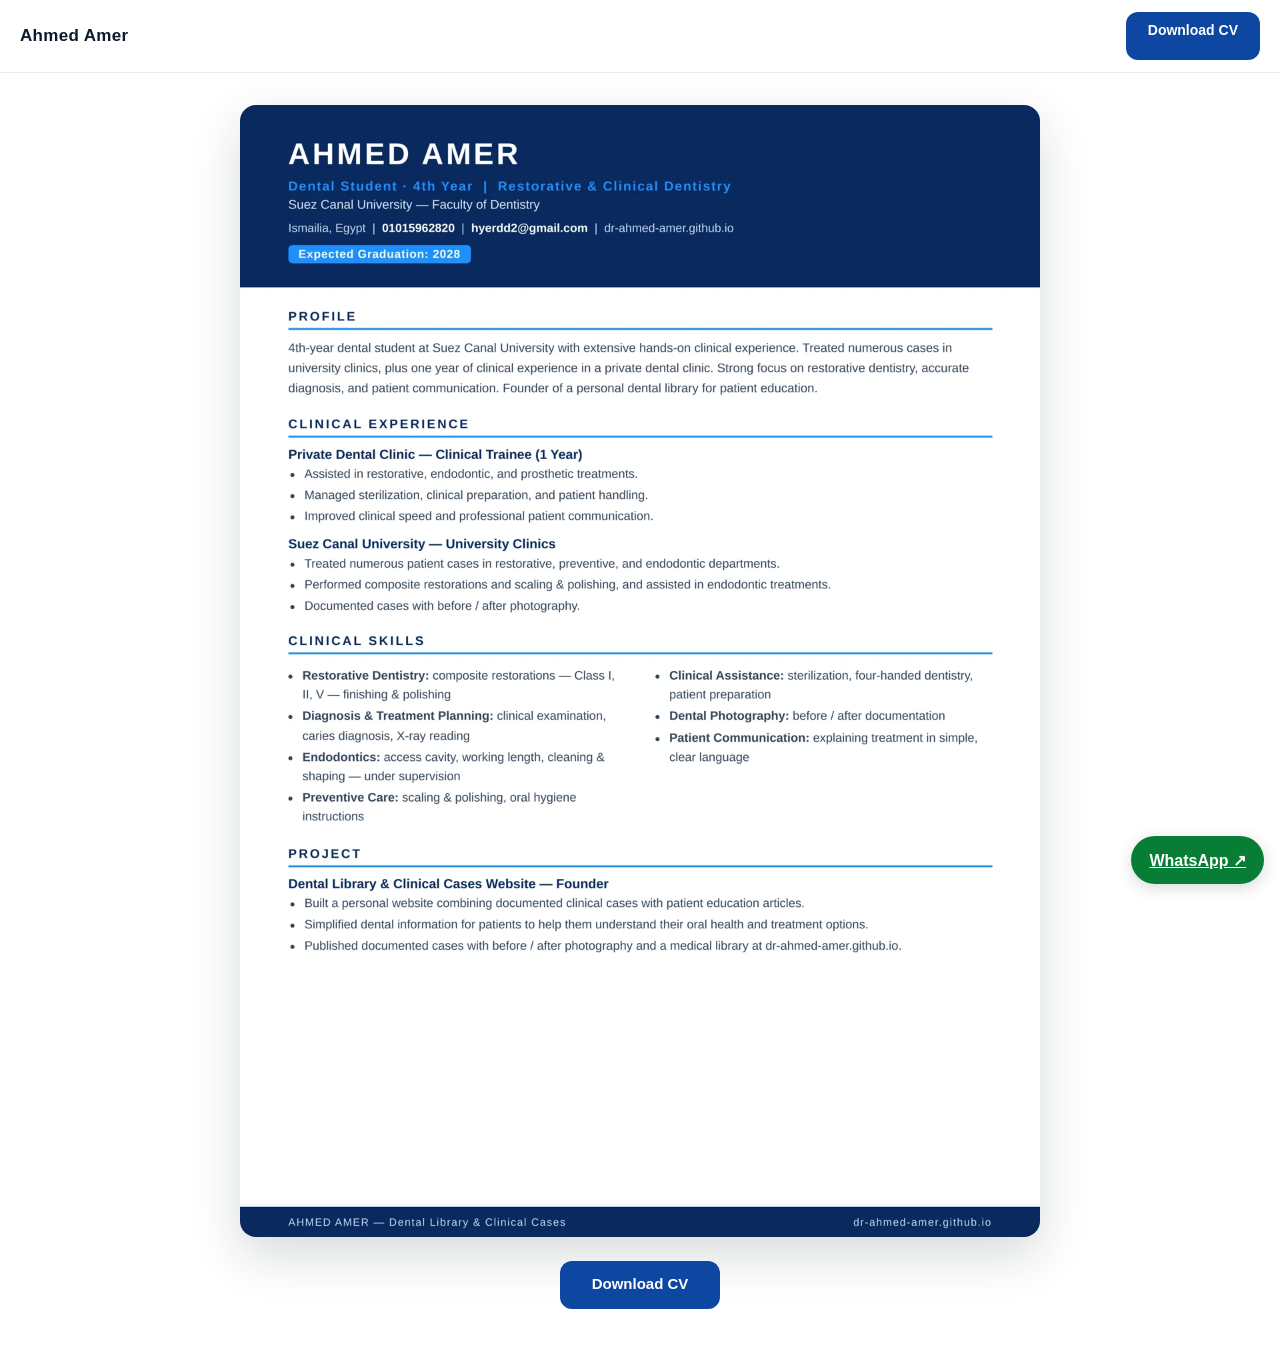
<file: cv.html>
<!DOCTYPE html>
<html lang="en">
<head>
<meta charset="UTF-8">
<meta name="viewport" content="width=device-width, initial-scale=1.0">
<title>Ahmed Amer - CV</title>
<meta name="description" content="CV of Ahmed Amer, 4th Year Dental Student at Suez Canal University">
<link rel="icon" type="image/png" href="assets/0bcbd60c4c1a.webp">
<style>*{margin:0;padding:0;box-sizing:border-box}body{font-family:-apple-system,BlinkMacSystemFont,"Segoe UI",Roboto,Arial,sans-serif;background:#fff;color:#0b1b2b;min-height:100vh}.topbar{position:sticky;top:0;z-index:10;display:flex;align-items:center;justify-content:space-between;gap:12px;padding:12px 20px;background:#fff;border-bottom:1px solid #e6edf5}.topbar .name{font-weight:700;font-size:17px;letter-spacing:.02em}.btn{display:inline-block;background:#0d47a1;color:#fff;padding:14px 32px;border-radius:12px;font-weight:600;text-decoration:none;font-size:15px}.btn:hover{filter:brightness(1.12)}.topbar .btn{padding:10px 22px;font-size:14px}main{max-width:880px;margin:0 auto;padding:32px 16px 56px;text-align:center}.cv-img{display:block;margin:0 auto;width:100%;max-width:800px;height:auto;border-radius:16px;box-shadow:0 18px 50px rgba(6,25,28,.16);background:#fff}.actions{margin-top:24px}</style>
<link rel="stylesheet" href="responsive.css?v=1"><link rel="stylesheet" href="performance.css">
<link rel="stylesheet" href="ux.css">
</head>
<body>
<header class="topbar">
  <span class="name">Ahmed Amer</span>
  <a class="btn" href="cv.png" download="Ahmed-Amer-CV.png">Download CV</a>
</header>
<main>
  <!-- CV image: to swap it, replace cv.png in the repo root. Do not crop or edit. -->
  <img loading="eager" decoding="async" class="cv-img" src="assets/cv.webp" alt="CV of Ahmed Amer, 4th Year Dental Student at Suez Canal University" width="1200" height="1698" fetchpriority="high" decoding="async">
  <div class="actions">
    <a class="btn" href="cv.png" download="Ahmed-Amer-CV.png">Download CV</a>
  </div>
</main>
<script src="ux.js" defer></script></body>
</html>
</file>
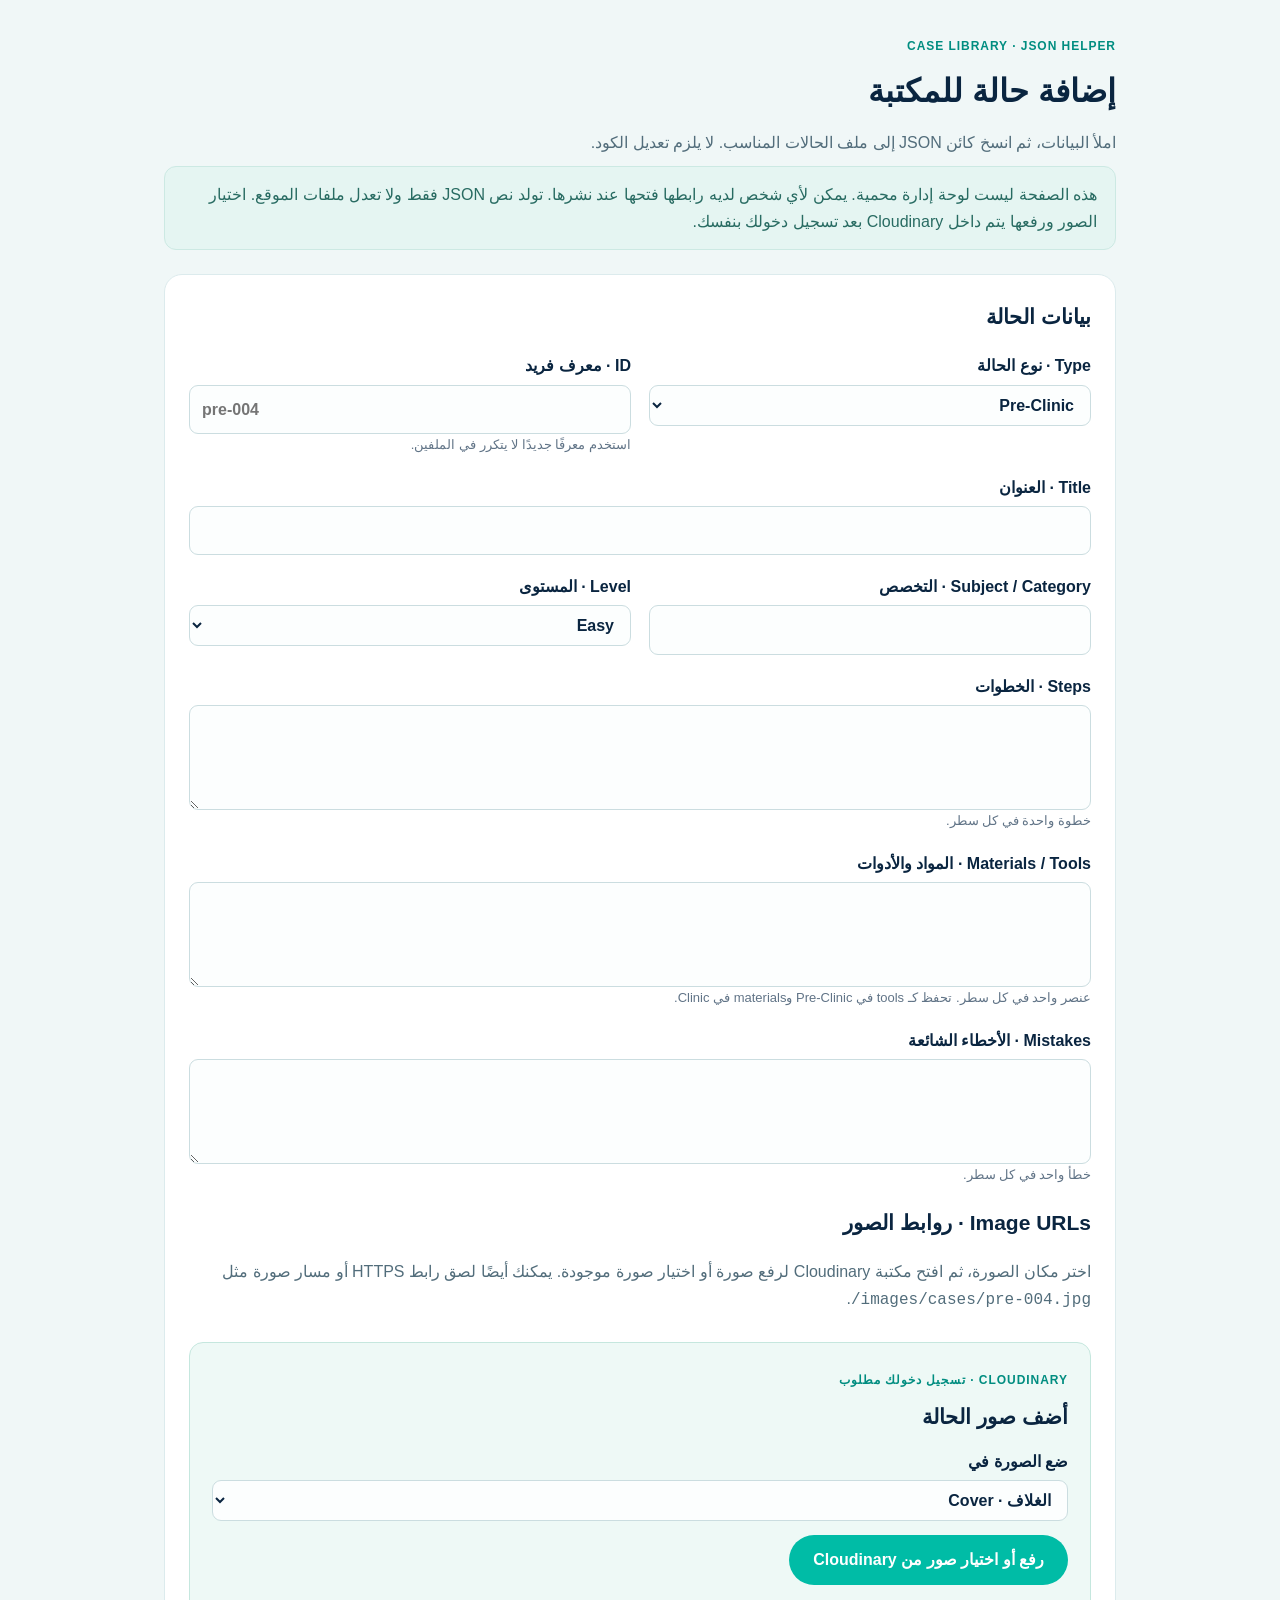
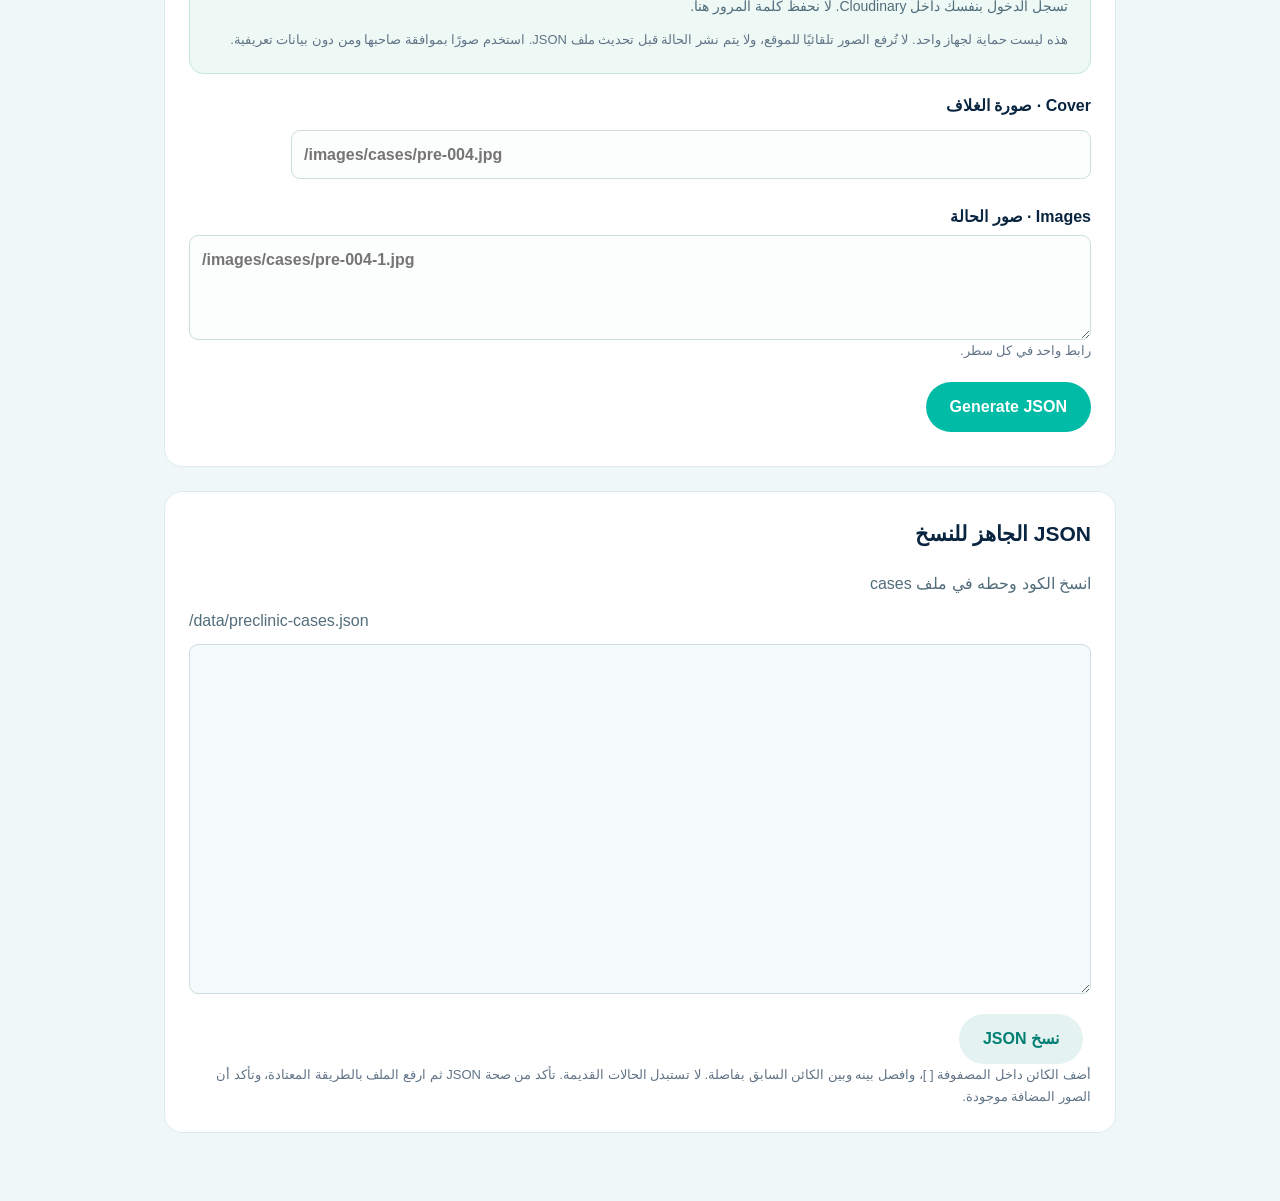
<file: admin/add-case.html>
<!doctype html><html lang="ar" dir="rtl"><head><meta charset="utf-8"><meta name="viewport" content="width=device-width,initial-scale=1"><meta name="robots" content="noindex,nofollow"><title>إضافة حالة | مولد JSON</title><style>
*{box-sizing:border-box}body{margin:0;background:#f0f7f7;color:#0a2540;font:16px/1.7 "Segoe UI",Arial,sans-serif}main{max-width:1000px;padding:36px 24px 70px;margin:auto}h1{margin:8px 0;font-size:32px}h2{font-size:21px;margin-top:0}p{margin:10px 0;color:#526d7b}section{background:#fff;border:1px solid #dcebed;border-radius:18px;padding:24px;margin-top:24px}.badge{color:#008d80;font-size:12px;font-weight:800;letter-spacing:.08em}.notice{background:#e5f5f2;border:1px solid #cce9e3;border-radius:12px;padding:14px 18px;color:#286b62}.grid{display:grid;grid-template-columns:1fr 1fr;gap:18px}.full{grid-column:1/-1}label{display:block;font-weight:600}input,select,textarea{display:block;width:100%;font:inherit;padding:10px 12px;border:1px solid #cbdde0;border-radius:9px;background:#fcfefe;color:#0a2540;margin-top:5px}input:focus,textarea:focus,select:focus{outline:2px solid #00bca6;outline-offset:1px}textarea{min-height:105px;resize:vertical}small{display:block;font-size:13px;font-weight:400;color:#617487}button{border:0;border-radius:999px;background:#00bca6;color:#fff;font:700 16px/1.5 Arial;padding:13px 24px;cursor:pointer;margin-top:20px}button.secondary{background:#e4f3f1;color:#007f72;margin-right:8px}.image-field{display:grid;grid-template-columns:1fr 88px;gap:14px;align-items:center}.image-field img{width:88px;height:66px;border:1px solid #dae9e7;object-fit:contain;border-radius:8px;background:#f0f7f7}.image-field img:not([src]){visibility:hidden}[hidden]{display:none!important}#output{min-height:350px;background:#f5fafa;font:14px/1.7 monospace}#status{color:#007c70}#target,.image-url,#images,#caseId{direction:ltr;text-align:left}code{direction:ltr;unicode-bidi:embed}@media(max-width:650px){main{padding:24px 16px 48px}section{padding:18px}.grid{grid-template-columns:1fr}.full{grid-column:auto}h1{font-size:27px}}
.photo-picker{background:#eef9f6;border:1px solid #c5e7de;border-radius:14px;padding:22px}.photo-picker h2{margin:7px 0 13px}.photo-picker button{margin-top:14px}.photo-picker p{font-size:14px}#cloudinaryPicker:disabled{opacity:.6;cursor:wait}</style></head><body><main><div class="badge">CASE LIBRARY · JSON HELPER</div><h1>إضافة حالة للمكتبة</h1><p>املأ البيانات، ثم انسخ كائن JSON إلى ملف الحالات المناسب. لا يلزم تعديل الكود.</p><div class="notice">هذه الصفحة ليست لوحة إدارة محمية. يمكن لأي شخص لديه رابطها فتحها عند نشرها. تولد نص JSON فقط ولا تعدل ملفات الموقع. اختيار الصور ورفعها يتم داخل Cloudinary بعد تسجيل دخولك بنفسك.</div><section><h2>بيانات الحالة</h2><form id="caseForm"><div class="grid">
<label>Type · نوع الحالة<select id="type"><option value="preclinic">Pre-Clinic</option><option value="clinic">Clinic</option></select></label>
<label>ID · معرف فريد<input id="caseId" placeholder="pre-004" pattern="[A-Za-z0-9_-]+" required><small>استخدم معرفًا جديدًا لا يتكرر في الملفين.</small></label>
<label class="full">Title · العنوان<input id="title" required></label>
<label>Subject / Category · التخصص<input id="subject" list="subjects" required><datalist id="subjects"><option>Operative</option><option>Anatomy</option><option>Prosthesis</option><option>Endo</option><option>Diagnosis</option><option>Crown</option><option>Implant</option><option>Perio</option></datalist></label>
<label data-kind="preclinic">Level · المستوى<select id="level"><option>Easy</option><option>Medium</option><option>Hard</option></select></label>
<label class="full" data-kind="clinic">Diagnosis · التشخيص<textarea id="diagnosis"></textarea></label>
<label class="full" data-kind="clinic">Treatment Plan · خطة العلاج<textarea id="treatmentPlan"></textarea></label>
<label class="full">Steps · الخطوات<textarea id="steps" required></textarea><small>خطوة واحدة في كل سطر.</small></label>
<label class="full">Materials / Tools · المواد والأدوات<textarea id="materials"></textarea><small>عنصر واحد في كل سطر. تحفظ كـ tools في Pre-Clinic وmaterials في Clinic.</small></label>
<label class="full" data-kind="clinic">Doctor Tip · نصيحة الطبيب<textarea id="doctorTip"></textarea></label>
<label class="full" data-kind="preclinic">Mistakes · الأخطاء الشائعة<textarea id="mistakes"></textarea><small>خطأ واحد في كل سطر.</small></label>
<div class="full"><h2>Image URLs · روابط الصور</h2><p>اختر مكان الصورة، ثم افتح مكتبة Cloudinary لرفع صورة أو اختيار صورة موجودة. يمكنك أيضًا لصق رابط HTTPS أو مسار صورة مثل <code>/images/cases/pre-004.jpg</code>.</p></div>
<div class="full photo-picker"><span class="badge">CLOUDINARY · تسجيل دخولك مطلوب</span><h2>أضف صور الحالة</h2><label>ضع الصورة في<select id="photoDestination"><option value="cover">الغلاف · Cover</option><option value="images">صور الحالة · Images</option><option value="before">قبل · Before</option><option value="after">بعد · After</option><option value="xray">الأشعة · X-ray</option></select></label><button id="cloudinaryPicker" type="button">رفع أو اختيار صور من Cloudinary</button><p id="photoStatus" role="status">تسجل الدخول بنفسك داخل Cloudinary. لا نحفظ كلمة المرور هنا.</p><small>هذه ليست حماية لجهاز واحد. لا تُرفع الصور تلقائيًا للموقع، ولا يتم نشر الحالة قبل تحديث ملف JSON. استخدم صورًا بموافقة صاحبها ومن دون بيانات تعريفية.</small></div><label class="full" data-kind="preclinic">Cover · صورة الغلاف<div class="image-field"><input id="cover" class="image-url" placeholder="/images/cases/pre-004.jpg"><img alt="معاينة الغلاف"></div></label>
<label class="full" data-kind="preclinic">Images · صور الحالة<textarea id="images" placeholder="/images/cases/pre-004-1.jpg"></textarea><small>رابط واحد في كل سطر.</small></label>
<label class="full" data-kind="clinic">Before · قبل<div class="image-field"><input id="before" class="image-url"><img alt="معاينة قبل"></div></label>
<label class="full" data-kind="clinic">After · بعد<div class="image-field"><input id="after" class="image-url"><img alt="معاينة بعد"></div></label>
<label class="full" data-kind="clinic">X-ray · الأشعة<div class="image-field"><input id="xray" class="image-url"><img alt="معاينة الأشعة"></div></label>
</div><button type="submit">Generate JSON</button></form><p id="status" aria-live="polite"></p></section><section><h2>JSON الجاهز للنسخ</h2><p>انسخ الكود وحطه في ملف cases</p><p id="target"></p><textarea id="output" dir="ltr" readonly aria-label="Generated JSON"></textarea><button id="copy" class="secondary" type="button">نسخ JSON</button><small>أضف الكائن داخل المصفوفة [ ]، وافصل بينه وبين الكائن السابق بفاصلة. لا تستبدل الحالات القديمة. تأكد من صحة JSON ثم ارفع الملف بالطريقة المعتادة، وتأكد أن الصور المضافة موجودة.</small></section></main><script>
(()=>{'use strict';const $=id=>document.getElementById(id),v=id=>$(id).value.trim(),lines=id=>v(id).split(/\r?\n/).map(s=>s.trim()).filter(Boolean),safe=s=>!s||/^\/(?!\/)/.test(s)||/^https:\/\//i.test(s);function update(){const k=v('type');document.querySelectorAll('[data-kind]').forEach(e=>e.hidden=e.dataset.kind!==k);$('target').textContent='/data/'+k+'-cases.json';$('caseId').placeholder=k==='clinic'?'clinic-004':'pre-004';$('output').value='';$('status').textContent=''}$('type').onchange=update;document.querySelectorAll('.image-url').forEach(i=>i.oninput=()=>{const img=i.parentElement.querySelector('img');if(i.value.trim()&&safe(i.value.trim()))img.src=i.value.trim();else img.removeAttribute('src')});$('caseForm').onsubmit=e=>{e.preventDefault();const kind=v('type');const urls=kind==='preclinic'?[v('cover'),...lines('images')]:[v('before'),v('after'),v('xray')];if(!urls.every(safe)){$('status').textContent='استخدم روابط HTTPS أو مسارات تبدأ بـ / للصور.';return}const c={id:v('caseId'),title:v('title')};if(kind==='preclinic')Object.assign(c,{subject:v('subject'),level:v('level'),cover:v('cover'),tools:lines('materials'),steps:lines('steps'),mistakes:lines('mistakes'),images:lines('images')});else Object.assign(c,{category:v('subject'),diagnosis:v('diagnosis'),xray:v('xray'),before:v('before'),after:v('after'),treatmentPlan:v('treatmentPlan'),steps:lines('steps'),materials:lines('materials'),doctorTip:v('doctorTip')});$('output').value=JSON.stringify(c,null,2);$('status').textContent='تم توليد JSON فقط. لم يتم حفظ أي تغيير في الموقع.'};$('copy').onclick=async()=>{if(!$('output').value)return;try{await navigator.clipboard.writeText($('output').value);$('status').textContent='تم نسخ JSON.'}catch{$('output').focus();$('output').select();$('status').textContent='حدد النص وانسخه يدويًا.'}};update()})();
</script><script>
(()=>{'use strict';const button=document.getElementById('cloudinaryPicker'),destination=document.getElementById('photoDestination'),status=document.getElementById('photoStatus'),kind=document.getElementById('type');let widget,loading;
function sync(){const clinic=kind.value==='clinic';Array.from(destination.options).forEach(o=>{o.hidden=clinic?['cover','images'].includes(o.value):!['cover','images'].includes(o.value)});destination.value=clinic?'before':'cover'}kind.addEventListener('change',sync);sync();
function load(){if(window.cloudinary&&window.cloudinary.createMediaLibrary)return Promise.resolve();if(loading)return loading;loading=new Promise((resolve,reject)=>{const script=document.createElement('script');script.src='https://media-library.cloudinary.com/global/all.js';script.onload=resolve;script.onerror=()=>{loading=null;script.remove();reject(new Error('load'))};document.head.append(script)});return loading}
function receive(data){const urls=(data.assets||[]).filter(a=>a.resource_type==='image'&&a.type==='upload'&&typeof a.secure_url==='string'&&a.secure_url.startsWith('https://res.cloudinary.com/fd9acuyb/')).map(a=>a.secure_url);if(!urls.length){status.textContent='اختر صورة عامة من حساب Cloudinary المخصص للموقع.';return}const field=document.getElementById(destination.value);if(destination.value==='images')field.value=[...new Set([...field.value.split(/\r?\n/).filter(Boolean),...urls])].join('\n');else field.value=urls[0];field.dispatchEvent(new Event('input',{bubbles:true}));status.textContent='تم إدراج رابط الصورة فقط. ولّد JSON بعد إكمال بيانات الحالة.'}
button.addEventListener('click',async()=>{button.disabled=true;status.textContent='جاري فتح Cloudinary. سجّل الدخول بنفسك إذا طُلب منك.';try{await load();if(!widget)widget=window.cloudinary.createMediaLibrary({cloud_name:'fd9acuyb',multiple:true,max_files:12},{insertHandler:receive});widget.show()}catch{status.textContent='تعذر فتح Cloudinary. جرّب السماح بالنوافذ المنبثقة وملفات الارتباط، أو الصق رابط الصورة يدويًا.'}finally{button.disabled=false}});
})();
</script></body></html>
</file>
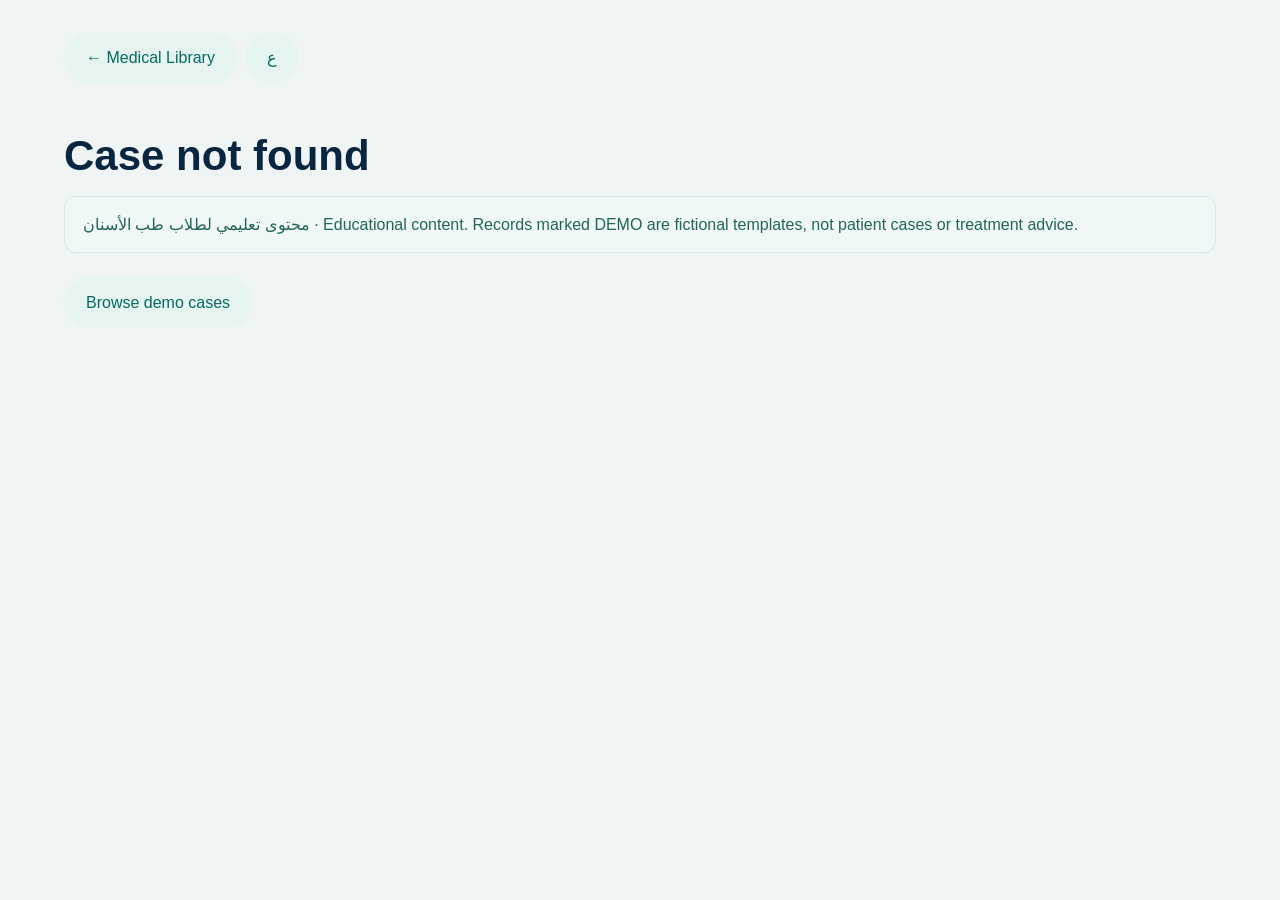
<file: library/for-doctors/case.html>
<!DOCTYPE html><html lang="en"><head><meta charset="UTF-8"><meta name="viewport" content="width=device-width,initial-scale=1"><base href="/"><title>Educational cases | Medical Library</title><style>*{box-sizing:border-box}html{scroll-behavior:smooth}body{margin:0;color:#0a2540;background:#fff;font-family:"Segoe UI",Arial,sans-serif;line-height:1.7}a{color:inherit;text-decoration:none}.nav{position:sticky;top:0;z-index:50;display:flex;align-items:center;justify-content:space-between;width:100%}.nav .logo{width:42px;height:42px;border-radius:50%;background:#1e90ff;display:grid;place-items:center;flex-shrink:0}.nav .logo img{width:26px;height:26px;object-fit:contain}.wrap{width:100%;max-width:1200px;margin:auto}.section{padding:68px 0 90px}.eyebrow{font-size:11px;letter-spacing:.15em;font-weight:800;color:#009688;margin-bottom:12px}.library-footer{border-top:1px solid #e5edf1;background:#f6fafb;padding:30px 24px;text-align:center;color:#617487;font-size:14px}.library-footer a{display:inline-block;margin:8px 12px;color:#007e70;font-weight:700}.ml-article{scroll-margin-top:100px}@media(max-width:1050px){#medicalLibrary,.ml-article{scroll-margin-top:140px}}@media(max-width:480px){.section{padding-top:36px}#medicalLibrary,.ml-article{scroll-margin-top:175px}}#medicalLibrary{background:#fff;color:#0a2540;scroll-margin-top:90px}#medicalLibrary .wrap{max-width:1200px;padding:0 24px}#medicalLibrary h2{font-size:clamp(28px,4vw,42px);margin:0 0 12px;line-height:1.3}#medicalLibrary .ml-subtitle{color:#617487;margin:0 0 28px}#medicalLibrary button,#medicalLibrary input{font:inherit}#medicalLibrary button{cursor:pointer;min-height:46px}.ml-top{display:flex;justify-content:space-between;align-items:center;gap:20px;flex-wrap:wrap;margin-bottom:26px}.ml-tabs{display:flex;gap:6px;background:#eff6f7;border-radius:14px;padding:5px}.ml-tabs button{padding:10px 18px;border:0;border-radius:10px;color:#0a2540;background:0 0;font-weight:700}.ml-tabs button[aria-selected=true]{color:#fff;background:#0a2540;box-shadow:0 4px 12px #0a254022}.ml-tabs small{color:#00bfa6;margin-inline-start:5px;font-size:10px;letter-spacing:.05em}.ml-surface{padding:24px;border:1px solid #e5edf1;background:#f8fbfc;border-radius:24px;transition:background .2s}.ml-clinical{background:#0a2540;color:#fff;border-color:#0a2540}.ml-filters{display:flex;gap:8px;flex-wrap:wrap;margin-bottom:24px}.ml-filters button{padding:8px 16px;border:1px solid #cbdbe2;border-radius:30px;background:0 0;color:inherit;font-size:14px}.ml-filters button.selected{background:#00bfa6;border-color:#00bfa6;color:#052f2b;font-weight:700}.ml-grid{display:grid;grid-template-columns:repeat(3,minmax(0,1fr));gap:22px}.ml-card{background:#fff;border:1px solid #e0e9ef;box-shadow:0 8px 24px #0a254008;border-radius:18px;overflow:hidden;color:#0a2540;display:flex;flex-direction:column}.ml-card img,.ml-illustration{width:100%;height:180px;object-fit:cover}.ml-illustration{position:relative;background:radial-gradient(circle at 75% 15%,#d2fff4 0,transparent 55%),linear-gradient(135deg,#e4f3f9,#eefaf6);display:flex;flex-direction:column;align-items:center;justify-content:center;color:#0a9384;overflow:hidden}.ml-illustration:after,.ml-illustration:before{content:'';position:absolute;border:1px solid #00a58b30;border-radius:50%;width:190px;height:190px;left:-60px;top:30px}.ml-illustration:after{left:auto;right:-80px;top:-100px;width:240px;height:240px}.ml-illustration span{font-size:76px;font-weight:300;line-height:1}.ml-illustration small{font-size:10px;letter-spacing:3px;font-weight:700;margin-top:14px}.ml-card-content{padding:22px;flex:1;display:flex;flex-direction:column;align-items:flex-start}.ml-label{font-size:11px;color:#0a9384;text-transform:uppercase;letter-spacing:.06em;font-weight:800;margin-bottom:8px}.ml-card h3{font-size:19px;line-height:1.5;margin:0 0 10px}.ml-card p{color:#63788a;font-size:14px;margin:0 0 20px;display:-webkit-box;-webkit-line-clamp:2;-webkit-box-orient:vertical;overflow:hidden}.ml-read{margin-top:auto;background:0 0;border:0;padding:0;color:#008a77;font-weight:800}.ml-placeholder{border-style:dashed;box-shadow:none;background:#fbfdfd;opacity:.72}.ml-placeholder .ml-illustration{height:180px;font-size:50px;background:#edf4f5;color:#a6bfbe}.ml-placeholder h3,.ml-placeholder p{padding:0 22px}.ml-placeholder h3{margin-top:22px}.ml-empty{grid-column:1/-1;text-align:center;padding:60px 24px;border:1px dashed #a7c2c54d;border-radius:18px}.ml-empty h3{font-size:24px;margin:12px 0}.ml-empty p{font-size:15px;opacity:.75;max-width:520px;margin:auto}.ml-article{max-width:820px;margin:auto;scroll-margin-top:100px}.ml-article[hidden],.ml-browse[hidden]{display:none}.ml-back{border:0;background:#edf7f5;color:#087d6d;border-radius:12px;padding:10px 18px;margin-bottom:26px}.ml-article-title{font-size:clamp(25px,4vw,36px);line-height:1.45;margin:0 0 24px}.ml-article img,.ml-article>.ml-illustration{height:260px;border-radius:18px;max-width:100%;object-fit:cover;margin-bottom:24px}.ml-body{font-size:16px;line-height:1.9}.ml-body h3{font-size:21px;margin:28px 0 12px}.ml-body li{margin:9px 0;margin-inline-start:24px}.ml-note{font-size:13px!important;color:#607582;background:#eef6f7;padding:16px;border-radius:12px;line-height:1.8}.ml-source{color:#087f70;text-decoration:underline}.ml-cta{display:block;text-align:center;background:#25d366;color:#063c22;font-weight:800;border-radius:12px;padding:16px;margin:28px 0 16px}#medicalLibrary button:focus-visible,#medicalLibrary input:focus-visible{outline:3px solid #00bfa6;outline-offset:3px}@media(max-width:768px){#medicalLibrary{scroll-margin-top:190px}#medicalLibrary .wrap{padding:0 16px}.ml-top{display:block}.ml-tabs{width:100%;margin-bottom:16px}.ml-tabs button{flex:1;padding:10px}.ml-surface{padding:16px;border-radius:18px}.ml-grid{grid-template-columns:1fr;gap:18px}.ml-article{scroll-margin-top:190px}.ml-card img,.ml-illustration{height:190px}.ml-filters{gap:6px}.ml-filters button{padding:8px 13px}}@media(prefers-reduced-motion:reduce){.ml-surface{transition:none}}#medicalLibrary.ml-reading #mlSubtitle,#medicalLibrary.ml-reading #mlTitle,#medicalLibrary.ml-reading .ml-top,#medicalLibrary.ml-reading>.wrap>.eyebrow{display:none}#medicalLibrary.ml-reading .ml-surface{padding:0;border:0;background:#fff}#medicalLibrary .ml-article-title{font-size:clamp(30px,4.6vw,46px);font-weight:800;line-height:1.35;margin:14px 0 18px;letter-spacing:-.025em}.ml-category-badge{display:inline-block;padding:6px 12px;background:#e4f7f2;color:#007f6c;border-radius:24px;font-size:12px;font-weight:800}.ml-meta{display:flex;flex-wrap:wrap;gap:10px;align-items:center;color:#657c8c;font-size:13px;margin:0 0 26px}.ml-article>.ml-hero{width:100%;height:320px;margin-bottom:26px}.ml-body{max-width:750px;margin:28px auto}.ml-body ul{padding-inline-start:22px;margin:16px 0}.ml-body li{margin:9px 0}.ml-body p{margin:14px 0}#medicalLibrary .ml-body h2{font-size:24px;line-height:1.5;margin:32px 0 12px;font-weight:800;letter-spacing:0}.ml-attribution{font-size:13px;color:#617487;padding:16px 0;border-top:1px solid #e7edf0;margin-top:26px}.ml-attribution p{margin:0 0 6px}.ml-warning{background:#fff8e8;border:1px solid #efd49b;border-inline-start:4px solid #db9c2e;border-radius:16px;padding:24px;margin:30px 0;color:#6f4b0d}.ml-warning h2:before{content:'!';display:inline-grid;place-items:center;border:1px solid currentColor;width:23px;height:23px;border-radius:50%;font-size:15px;margin-inline-end:9px}#medicalLibrary .ml-warning h2{font-size:21px;line-height:1.6;margin:0 0 10px;color:#6f4b0d;letter-spacing:0}.ml-warning li,.ml-warning p{font-size:15px;line-height:1.9;margin:0}.ml-related{border-top:1px solid #e3ecef;margin-top:44px;padding-top:34px}#medicalLibrary .ml-related>h2{font-size:25px;line-height:1.5;margin-bottom:22px}.ml-related-grid .ml-card h3{font-size:16px;line-height:1.6}.ml-related-grid .ml-card img,.ml-related-grid .ml-illustration{height:135px}.ml-related-grid .ml-card-content{padding:18px}.ml-related-grid .ml-read{font-size:13px}.ml-related-placeholder h3{font-size:15px!important}.ml-reading .ml-note{margin:16px 0}@media(max-width:768px){#medicalLibrary .ml-article-title{font-size:30px;line-height:1.45}.ml-article>.ml-hero{height:220px}.ml-meta{font-size:12px;gap:8px}#medicalLibrary .ml-body h2{font-size:21px}.ml-warning{padding:20px 18px}#medicalLibrary .ml-warning h2{font-size:20px}.ml-related-grid{grid-template-columns:1fr}.ml-related-grid .ml-card img,.ml-related-grid .ml-illustration{height:165px}}[dir=rtl] #medicalLibrary .ml-article-title{letter-spacing:0}.nav{background:rgba(255,255,255,.97);border-bottom:1px solid #e6eef2;backdrop-filter:blur(12px);box-shadow:0 3px 18px #0a254009;padding:12px 30px;min-height:76px;height:auto;gap:18px;flex-wrap:nowrap}.nav .links{display:flex;gap:22px;flex:1 1 auto;order:0;width:auto;margin:0;justify-content:center;flex-wrap:nowrap}.nav .links a,.nav .links a:last-child{background:0 0;color:#0a2540;border:0;border-radius:0;padding:8px 0;box-shadow:none;font-size:14px;font-weight:650;text-decoration:none;min-height:44px;min-width:0;display:inline-flex;align-items:center;white-space:nowrap}.nav .links a:hover,.nav .links a:last-child:hover{background:0 0;color:#007f73;border:0;box-shadow:none;text-decoration:underline;text-underline-offset:6px}.nav .top-actions{display:flex;gap:12px;align-items:center;flex-shrink:0}.nav #ctaTop{display:none}.nav .lang-btn{border:1px solid #dce7ec;background:0 0;color:#0a2540;box-shadow:none;border-radius:10px;width:42px;min-width:42px;height:44px;min-height:44px;padding:0;font-size:14px;font-weight:750;cursor:pointer}.nav .library-nav-cta{display:inline-flex;align-items:center;justify-content:center;gap:8px;white-space:nowrap;background:linear-gradient(135deg,#00bfa6,#009688);color:#fff;padding:10px 22px;border-radius:50px;font-size:15px;line-height:1.5;font-weight:800;text-decoration:none;min-height:46px;box-shadow:0 4px 15px rgba(0,191,166,.35);transition:transform .2s,box-shadow .2s}.nav .library-nav-cta:hover{transform:scale(1.05);box-shadow:0 6px 21px rgba(0,191,166,.48)}.nav a:focus-visible,.nav button:focus-visible{outline:3px solid #009688;outline-offset:4px}.library-book{font-size:19px;line-height:1}@media(max-width:1120px){.nav{flex-wrap:wrap;row-gap:8px;padding:10px 20px}.nav .links{order:3;flex:1 1 100%;width:100%;gap:25px;justify-content:center}.nav .top-actions{margin-inline-start:auto}.nav .links a,.nav .links a:last-child{font-size:14px;padding:4px 0;min-height:35px}}@media(max-width:480px){.nav{padding:10px 16px;gap:8px;row-gap:4px}.nav .top-actions{gap:10px}.nav .links{display:grid;grid-template-columns:repeat(3,minmax(0,1fr));gap:0 12px;margin:0;flex-wrap:wrap}.nav .links a,.nav .links a:last-child{justify-content:center}.nav .links a,.nav .links a:last-child{font-size:14px;min-height:33px}.nav .library-nav-cta{font-size:14px;padding:10px 22px;min-height:44px}.nav .logo{width:38px;height:38px}.nav .lang-btn{width:38px;min-width:38px;height:42px;min-height:42px}}@media(prefers-reduced-motion:reduce){.nav .library-nav-cta{transition:none}.nav .library-nav-cta:hover{transform:none}}.library-wa-float{position:fixed;right:18px;bottom:calc(18px + env(safe-area-inset-bottom));display:inline-flex;align-items:center;gap:8px;min-height:48px;background:#25d366;color:#063c22;font-size:14px;font-weight:800;border-radius:28px;padding:10px 18px;box-shadow:0 5px 18px #0a254022;z-index:55}.library-wa-float:focus-visible{outline:3px solid #009688;outline-offset:4px}.nav{height:72px;min-height:72px;padding:10px 24px;gap:12px;flex-wrap:nowrap;background:rgba(255,255,255,.85);backdrop-filter:blur(12px);-webkit-backdrop-filter:blur(12px);box-shadow:0 2px 20px rgba(0,0,0,.06)}.nav .links{display:flex;order:0;gap:8px;flex:1 1 auto;grid-template-columns:none;width:auto;margin:0;flex-wrap:nowrap;justify-content:center}.nav .links a,.nav .links a:last-child{background:rgba(255,255,255,.7);border:1px solid rgba(0,0,0,.06);border-radius:12px;padding:8px 16px;font-weight:600;color:#0a2540;font-size:14px;min-height:40px;box-shadow:none;line-height:1.5;transition:background .2s,border-color .2s,color .2s;text-decoration:none}.nav .links a:hover,.nav .links a:last-child:hover{background:#fff;border-color:#00bfa6;color:#00bfa6;box-shadow:none;text-decoration:none}.nav .links a:last-child[aria-current],.nav .links a[aria-current]{background:#0a2540;border-color:#0a2540;color:#fff}.nav .top-actions{margin:0;gap:12px}.nav #ctaTop{display:inline-flex;align-items:center;justify-content:center;gap:7px;background:#25d366;color:#fff;font-size:14px;font-weight:800;line-height:1.5;border:0;border-radius:50px;padding:10px 20px;box-shadow:0 4px 15px rgba(37,211,102,.4);min-height:46px;white-space:nowrap;transition:transform .2s,box-shadow .2s;text-decoration:none}.nav #ctaTop:hover{transform:scale(1.05);box-shadow:0 6px 22px rgba(37,211,102,.48)}.nav #ctaTop svg{width:19px;height:19px;flex-shrink:0}.wa-pulse{display:inline-block;width:7px;height:7px;border-radius:50%;background:#9affb8;box-shadow:0 0 0 0 #d8ffe2;animation:wa-dot-pulse 2.2s infinite;flex-shrink:0}@keyframes wa-dot-pulse{0%,100%{box-shadow:0 0 0 0 #d8ffe280}60%{box-shadow:0 0 0 5px #d8ffe200}}.nav .nav-menu{display:none;align-items:center;justify-content:center;width:44px;height:44px;min-width:44px;padding:10px;border:1px solid #dce7ec;border-radius:10px;background:#fff;color:#0a2540;cursor:pointer}.nav-menu svg{width:22px;height:22px}@media(max-width:1120px){.nav{display:grid;grid-template-columns:1fr auto auto;height:auto;min-height:112px;padding:8px 16px;gap:8px 12px}.nav .logo{grid-row:1;grid-column:1}.nav>.lang-btn{grid-row:1;grid-column:2}.nav .nav-menu{display:inline-flex;grid-row:1;grid-column:3}.nav .top-actions{grid-column:1/-1;grid-row:2;justify-content:center;gap:12px;margin:0}.nav .links{display:none;position:absolute;top:100%;inset-inline:16px;width:auto;max-height:calc(100dvh - 138px);overflow:auto;padding:12px;background:#f8fbfc;border:1px solid #e2eaef;border-radius:16px;box-shadow:0 10px 25px #0a25401a;z-index:60;gap:8px;flex-direction:column;flex-wrap:nowrap}.nav.nav-open .links{display:flex}.nav .links a,.nav .links a:last-child{display:flex;width:100%;justify-content:flex-start;min-height:44px;padding:10px 16px;background:#fff;font-size:14px;border:1px solid rgba(0,0,0,.06)}.nav .links a:last-child[aria-current],.nav .links a[aria-current]{background:#0a2540;color:#fff}.nav .links a:hover,.nav .links a:last-child:hover{border-color:#00bfa6;color:#00bfa6}.nav .links a[aria-current]:hover{color:#fff}.nav .lang-btn{min-height:44px;height:44px;min-width:44px;width:44px}}@media(max-width:480px){.nav{gap:8px 12px}.nav .top-actions{gap:12px}.nav #ctaTop{padding:10px 20px;min-height:44px;font-size:14px}}@media(prefers-reduced-motion:reduce){.nav #ctaTop,.nav .links a{transition:none}.nav #ctaTop:hover{transform:none}.wa-pulse{animation:none}}.nav #langToggle{width:48px;min-width:48px;height:48px;min-height:48px;padding:8px 12px;border-radius:12px;background:rgba(255,255,255,.7);border:1px solid rgba(0,0,0,.06);font-size:16px;font-weight:800;color:#0a2540;box-shadow:none}.nav #navLinks a:hover,.nav #navLinks a[aria-current]:hover{background:#fff!important;border:1px solid #00bfa6!important;color:#00bfa6!important;opacity:1;text-decoration:none}</style><style>body{background:#eef5f4}#medicalLibrary{background:0 0}.lib-hero{position:relative;overflow:hidden;color:#fff;padding:36px 0 96px;background:linear-gradient(155deg,#05263f 0,#0a2540 48%,#0e4256 100%)}.lib-hero:before{content:'';position:absolute;inset:0;background:radial-gradient(640px 320px at 86% -12%,rgba(0,191,166,.38),transparent 62%),radial-gradient(520px 280px at 6% 112%,rgba(30,144,255,.2),transparent 62%);pointer-events:none}.lib-hero-inner{position:relative;z-index:1;padding:0 24px}.lib-home{display:inline-flex;align-items:center;gap:9px;background:rgba(255,255,255,.13);border:1px solid rgba(255,255,255,.28);color:#eaf7f4;padding:9px 20px;border-radius:999px;font-weight:700;font-size:14.5px;margin-bottom:30px;min-height:44px;transition:background .2s,color .2s}.lib-home:hover{background:rgba(255,255,255,.24);color:#fff}.lib-home-arr:before{content:'\2190'}[dir=rtl] .lib-home-arr:before{content:'\2192'}.lib-hero .eyebrow{color:#3fe0c5;font-size:12.5px;margin-bottom:14px}.lib-hero #mlTitle{color:#fff;font-size:clamp(34px,5.4vw,54px);font-weight:800;letter-spacing:-.02em;line-height:1.12;margin:0 0 16px}[dir=rtl] .lib-hero #mlTitle{letter-spacing:0}.lib-hero .ml-subtitle{color:#c2ddd9;font-size:clamp(16px,2.2vw,19px);line-height:1.75;max-width:660px;margin:0 0 32px}.lib-body{position:relative;z-index:2;margin-top:-56px;padding:0 24px 40px}#medicalLibrary .ml-top{display:flex;justify-content:center;margin-bottom:26px}.ml-tabs{background:#fff;border:1px solid #e2ecea;box-shadow:0 10px 26px rgba(6,40,60,.1);border-radius:999px;padding:6px}.ml-tabs button{padding:13px 30px;font-size:15.5px;border-radius:999px}.ml-tabs button[aria-selected=true]{background:#0a2540}.ml-tabs small{color:#00bfa6;font-size:10.5px}.ml-surface{border-radius:26px;border:1px solid #e2ecea;background:#fff;box-shadow:0 16px 44px rgba(6,40,60,.08);padding:30px}.ml-filters{margin-bottom:28px}.ml-filters button{font-size:15px;padding:10px 22px;border-radius:999px;background:#f1f8f7;border:1px solid #d5e6e3;color:#0a2540}.ml-filters button:hover{border-color:#00bfa6;color:#007f6c}.ml-filters button.selected{background:#00bfa6;border-color:#00bfa6;color:#04302a}.ml-grid{gap:26px}.ml-card{border:1px solid #e2ecea;border-radius:20px;box-shadow:0 6px 20px rgba(10,37,64,.06);transition:transform .2s,box-shadow .2s,border-color .2s}.ml-card:hover{transform:translateY(-4px);box-shadow:0 16px 36px rgba(10,37,64,.13);border-color:#bfe3dd}.ml-card .ml-illustration,.ml-card img{height:190px}.ml-card-content{padding:24px}.ml-card h3{font-size:20px;line-height:1.5;color:#0a2540}.ml-card p{font-size:15px;color:#4b6076;line-height:1.7}.ml-label{color:#0a9384;font-size:11.5px}.ml-read{font-size:15px;color:#007f6c}.ml-read:hover{text-decoration:underline;text-underline-offset:4px}.ml-placeholder{border:1.5px dashed #c4d8d5;background:#f7fbfa;opacity:1;box-shadow:none}.ml-placeholder .ml-illustration{background:#eef5f4}.ml-placeholder h3,.ml-placeholder p{color:#5d7482}.ml-empty{padding:72px 26px;border:1.5px dashed #a9ccc8;border-radius:20px;background:#f7fbfa}.ml-empty:before{content:'\1F4DA';display:block;font-size:42px;margin-bottom:6px}.ml-empty h3{font-size:24px;color:#0a2540;margin:10px 0}.ml-empty p{font-size:16px;color:#4b6076;opacity:1;max-width:460px}.ml-clinical{background:#0b2237;border-color:#123449;box-shadow:0 16px 44px rgba(2,18,32,.35)}.ml-clinical .ml-filters button{background:rgba(255,255,255,.07);border-color:rgba(255,255,255,.22);color:#d8ece9}.ml-clinical .ml-filters button:hover{border-color:#00bfa6;color:#3fe0c5}.ml-clinical .ml-filters button.selected{background:#00bfa6;border-color:#00bfa6;color:#04302a}.ml-clinical .ml-empty{background:rgba(255,255,255,.05);border-color:rgba(120,200,190,.45)}.ml-clinical .ml-empty h3{color:#fff}.ml-clinical .ml-empty p{color:#b9d2ce}.ml-article-title{color:#0a2540}#medicalLibrary .ml-body{font-size:17.5px;line-height:1.95;color:#233d4e;max-width:730px}.ml-body p{margin:16px 0}#medicalLibrary .ml-body h2{color:#0a2540}.ml-back{font-size:15px;padding:12px 22px;border-radius:999px;background:#e6f4f1;color:#066b5e;min-height:48px}.ml-back:hover{background:#d5ede8}.ml-cta{border-radius:16px;font-size:17px;padding:18px}.ml-note{border-radius:14px;background:#eef7f6;color:#4b6076;font-size:14px!important}.library-footer{background:#0a2540;color:#b9cfd4;border-top:0;padding:44px 24px;font-size:15px}.library-footer a{color:#3fe0c5;font-weight:800}.library-footer a:hover{text-decoration:underline;text-underline-offset:4px}#medicalLibrary.ml-reading .lib-hero{display:none}#medicalLibrary.ml-reading .lib-body{margin-top:0;padding-top:28px}@media(max-width:768px){.lib-hero{padding:26px 0 84px}.lib-hero-inner{padding:0 18px}.lib-home{margin-bottom:22px}.lib-body{margin-top:-48px;padding:0 14px 28px}.ml-surface{padding:18px;border-radius:20px}#medicalLibrary .ml-top{margin-bottom:20px}.ml-tabs{width:100%}.ml-tabs button{flex:1;padding:12px 10px;font-size:15px}.ml-grid{gap:18px}#medicalLibrary .ml-body{font-size:16.5px}}@media(prefers-reduced-motion:reduce){.ml-card{transition:none}.ml-card:hover{transform:none}}</style><link rel="stylesheet" href="/library/library-extension.css"></head><body data-case-page="detail"><main class="case-page wrap"><a class="ml-back" href="/library/">← Medical Library</a><button id="caseLang" class="ml-back" type="button">ع</button><div id="caseApp" aria-live="polite"></div></main><script src="/library/cases.js" defer></script></body></html>
</file>
<file: library/library-extension.css>
/* New library controls only. Existing page and AI styles are not changed. */
.library-extension-search{margin:24px 0;padding:20px;border:1px solid #e5edf1;border-radius:18px;background:#f8fbfc}.library-extension-search label{display:block;font-weight:750;margin-bottom:8px}.library-extension-search input{width:100%;border:1px solid #cbdbe2;border-radius:12px;padding:13px 16px;background:#fff;color:#0a2540;font:inherit}.library-extension-search small{display:block;margin-top:6px;color:#617487}.library-extension-results{display:grid;gap:10px;margin-top:12px}.library-extension-results a,.library-extension-results button{display:block;padding:12px 16px;text-align:start;border:1px solid #e5edf1;background:#fff;color:#0a2540;border-radius:12px;font:inherit;cursor:pointer}.library-extension-results small{color:#617487}.library-education[hidden],#mlSurface[hidden],.case-card[hidden]{display:none!important}.library-education{padding:24px;border:1px solid #e5edf1;background:#f8fbfc;border-radius:24px}.library-education .ml-grid{grid-template-columns:repeat(2,minmax(0,1fr))}.library-demo-note{padding:14px 18px;border:1px solid #d5e9e6;background:#eff8f6;color:#246457;border-radius:12px;margin:0 0 24px}.library-track-card{padding:30px;min-height:235px}.library-track-card .track-symbol{display:grid;place-items:center;width:54px;height:54px;border-radius:14px;background:#e4f7f2;color:#008a77;font-size:24px;font-weight:800;margin-bottom:20px}.library-track-card h3{margin-bottom:8px}.library-track-card p{display:block;-webkit-line-clamp:unset}.library-track-card .ml-read{display:inline-block;margin-top:auto}.case-page{padding:32px 24px 80px;max-width:1200px}.case-page h1{font-size:clamp(28px,4vw,42px);line-height:1.3;margin:20px 0 12px}.case-page .case-sub{color:#617487;margin-bottom:24px}.case-page .ml-back{display:inline-block;font:inherit;cursor:pointer;margin-inline-end:8px}.case-page .ml-card h2{font-size:20px;line-height:1.5;margin:8px 0 12px}.case-page .ml-card .ml-read{display:inline-block;margin-top:14px}.case-level{font-size:12px;font-weight:700;border-radius:20px;background:#edf4f9;color:#31536f;padding:4px 10px}.case-demo{font-size:11px;font-weight:800;letter-spacing:.07em;color:#007f70;margin-bottom:8px}.case-compare{position:relative;aspect-ratio:12/7;background:#edf4f9;overflow:hidden}.case-compare img{position:absolute;inset:0;width:100%;height:100%;object-fit:cover}.case-compare .compare-top{clip-path:inset(0 50% 0 0)}.case-compare-label{position:absolute;top:10px;padding:3px 9px;background:#fff;border-radius:8px;font-size:11px;color:#0a2540}.case-compare-label.after{right:10px}.case-compare-label.before{left:10px}.case-compare-control{padding:10px 16px;background:#f8fbfc;font-size:12px}.case-compare-control input{display:block;width:100%;accent-color:#009688;min-height:30px}.case-detail-grid{display:grid;grid-template-columns:1fr 1fr;gap:22px}.case-detail-box{border:1px solid #e0e9ef;border-radius:18px;padding:24px;background:#f8fbfc}.case-detail-box h2{margin:0 0 12px;font-size:21px}.case-detail-box p,.case-detail-box li{color:#425e73}.case-detail-box li{margin:10px 0}.case-detail-images{display:grid;grid-template-columns:1fr 1fr;gap:18px;margin:24px 0}.case-detail-images figure{margin:0}.case-detail-images img{width:100%;border-radius:18px}.case-detail-images figcaption{font-size:13px;color:#617487}.case-page .ml-filters button{font:inherit;cursor:pointer}.case-page :is(a,button,input):focus-visible,.library-extension-search :is(a,button,input):focus-visible{outline:3px solid #00bfa6;outline-offset:3px}.library-education .ml-read:focus-visible{outline:3px solid #00bfa6;outline-offset:5px}@media(max-width:768px){.library-education{padding:16px;border-radius:18px}.library-education .ml-grid,.case-page .ml-grid,.case-detail-grid,.case-detail-images{grid-template-columns:1fr}.case-page{padding:24px 16px 60px}.library-track-card{padding:24px}.ml-tabs{flex-wrap:wrap}.ml-tabs button{min-width:0;font-size:14px}.library-extension-search{padding:16px}}
/* Keep the comparison and its control together at every card width. */
.case-page .case-compare-control{display:block;margin:0;padding:10px 14px 8px;line-height:1.5}.case-page .case-compare-control input{display:block;margin:5px 0 0;height:24px;min-height:24px;padding:0}.case-page .case-compare{width:100%;aspect-ratio:12/7}.case-page .case-card>.ml-card-content{padding:20px}.case-page .case-compare-label{font-size:11px;line-height:1.5;max-width:44%;white-space:normal}.case-page .case-card h2{font-size:19px;line-height:1.45}.case-page .case-card>.ml-card-content p{display:block;-webkit-line-clamp:unset;margin-bottom:12px}@media(max-width:768px){.case-page .case-card>.ml-card-content{padding:20px}.case-page .case-compare{aspect-ratio:12/7}.case-page .case-compare-control{padding:10px 14px}.case-page .case-compare-label{font-size:12px}}
</file>
<file: responsive.css>
:root{--content-max:1200px}.wrap{width:100%;max-width:var(--content-max);margin-inline:auto}img{max-width:100%;height:auto;object-fit:cover}:is(.service,.case,.rv-card,.ml-card,.ai-card,.about-grid,.foot-grid)>*{min-width:0}:is(.service,.case,.rv-card,.ml-card,.ai-card,.ml-body,.contact-box){overflow-wrap:anywhere}:is(button,.btn,.library-nav-cta,.nav-wa-cta,.ml-read,.lib-home,.to-top){min-height:48px}.nav #ctaTop,.nav .library-nav-cta,.nav .links a,.nav .nav-menu{min-height:48px}.nav .top-actions{min-width:0;max-width:100%}.ml-card p{display:block;-webkit-line-clamp:unset;overflow:visible}#aiResults{align-items:start}#aiResults .ai-card{min-width:0}#aiSearch input{min-width:0;max-width:100%}.marquee-band{max-width:100%;left:0;right:0}@media(max-width:767px){body{font-size:16px}#medicalLibrary .wrap,.lib-body,.lib-hero-inner,.wrap{padding-inline:16px}#medicalLibrary h2,.hero h1,.lib-hero #mlTitle,.section-title{font-size:24px;line-height:1.35}:is(.services-grid,.cases-grid,.rv-grid,.ml-grid,#aiResults,.about-grid,.stats,.foot-grid){grid-template-columns:minmax(0,1fr)!important}:is(.service p,.case p,.rv-text,.section-sub,.about-grid p,.faq-answer p,.ml-card p,#aiResults .ai-card p,.ai-sub,.cv-img+ p){font-size:16px!important}#aiResults .ai-card h4,.ml-card h3{font-size:24px;line-height:1.4}#aiSearch{padding:20px 16px}#aiSearch .ai-row{flex-direction:column}#aiSearch button,#aiSearch input{width:100%;min-height:48px;font-size:16px}.ml-surface{padding:16px}.ml-tabs{max-width:100%;flex-wrap:wrap;justify-content:center}.ml-tabs button{padding:12px 16px;white-space:normal;flex:1}.hero{padding-inline:16px}.hero .role{white-space:normal;letter-spacing:.08em;flex-wrap:wrap}.hero .role::after,.hero .role::before{display:none}.contact-box .btns,.hero .btns{width:100%;flex-direction:column}.contact-box{padding:36px 16px}.nav{padding-inline:16px;gap:8px;grid-template-columns:1fr auto auto}.nav .top-actions{display:grid;grid-template-columns:minmax(0,1fr) minmax(0,1fr);width:100%;gap:8px}.nav #ctaTop,.nav .library-nav-cta{width:100%;padding:10px 8px;font-size:13px;white-space:normal;text-align:center;line-height:1.4;min-width:0}.nav .library-book{font-size:16px}.nav .nav-menu{width:48px;height:48px}.nav .links a{font-size:16px}.case-comment,.rv-form{padding:16px}.cm-name,.cm-text,.rv-form input,.rv-form select,.rv-form textarea{font-size:16px!important;min-height:48px}.rv-rate span{min-width:48px;min-height:48px}.cm-foot{flex-wrap:wrap}.cv-hero-btn{max-width:calc(100% - 32px);white-space:normal}.topbar{flex-wrap:wrap;padding:12px 16px}.topbar .btn{display:inline-flex;align-items:center;justify-content:center;min-height:48px}.topbar .name{overflow-wrap:anywhere}main{padding-inline:16px}.actions .btn{display:inline-flex;align-items:center;justify-content:center;min-height:48px;width:100%}}@media(min-width:768px) and (max-width:1024px){.wrap{max-width:900px;padding-inline:24px}:is(.services-grid,.cases-grid,.rv-grid,.ml-grid,#aiResults,.stats){grid-template-columns:repeat(2,minmax(0,1fr))!important}.about-grid{grid-template-columns:minmax(0,1fr) minmax(0,1fr);gap:28px;text-align:start}}@media(min-width:1025px){.wrap{max-width:1200px;padding-inline:24px}:is(.services-grid,.cases-grid,.rv-grid,.ml-grid){grid-template-columns:repeat(3,minmax(0,1fr))}#aiResults{grid-template-columns:repeat(3,minmax(0,1fr))}}@media(min-width:1600px){#aiResults{grid-template-columns:repeat(4,minmax(0,1fr))}}#medicalLibrary button{min-height:48px}@media(max-width:767px){.hero{padding-bottom:120px}.faq-float{max-width:44vw;font-size:12px}.cv-hero-btn{position:relative;left:auto;bottom:auto;margin:12px 16px}.nav #ctaTop:hover,.nav .library-nav-cta:hover{transform:none}}@media(max-width:767px){.cv-hero-btn{position:absolute;left:12px;bottom:24px;margin:0}.hero>.wrap{flex:1 1 100%;min-width:0;width:100%}}.marquee-band{transform:none!important;width:100%;margin-inline:0}
</file>
<file: performance.css>
.loading-skeleton:empty{min-height:200px;background:linear-gradient(110deg,#eef2f6 8%,#f8fafc 18%,#eef2f6 33%);background-size:200% 100%;border-radius:18px}.loading-skeleton:empty:before{content:"";display:block;height:150px;margin:20px;border-radius:12px;background:#e2e8f0}.loading-skeleton{contain:layout style}.hero-tooth{content-visibility:visible}.eyebrow{font-family:Georgia,serif}#mlGrid.loading-skeleton{position:relative}#mlGrid.loading-skeleton:after{content:"";position:absolute;inset:0;min-height:200px;border-radius:18px;background:repeating-linear-gradient(0deg,#eef2f6 0 24px,#f8fafc 24px 40px);pointer-events:none}
</file>
<file: ux.css>
.nav{background:0 0!important;box-shadow:none!important;transition:background .2s,box-shadow .2s}.nav.nav-open,.nav.ux-scrolled{background:#fff!important;box-shadow:0 3px 18px #0a254022!important}.ux-back{position:fixed;right:16px;bottom:196px;z-index:90;width:48px;height:48px;border:2px solid #fff;border-radius:50%;background:#092f59;color:#fff;font-size:23px;cursor:pointer}.ux-back[hidden]{display:none}.ux-wa{position:fixed;right:16px;bottom:16px;z-index:90;min-height:48px;display:flex;align-items:center;gap:8px;background:#087d36;color:#fff;padding:12px 18px;border-radius:99px;font-weight:700;box-shadow:0 4px 16px #001c1829}.float-contact{bottom:80px!important}.ux-field{position:relative;display:block;min-width:0}.ux-field>label{position:absolute;top:0;left:12px;transform:translateY(-50%);background:#fff;padding:0 5px;font-size:12px;font-weight:600;color:#334155;z-index:1;pointer-events:none}.ux-field>input,.ux-field>select,.ux-field>textarea{width:100%;padding-top:16px!important}.ux-field.ux-active>label{color:#134d8c}.ux-field [aria-invalid=true]{border:2px solid #b91c1c!important}.ux-field.ux-success>input,.ux-field.ux-success>textarea{border:2px solid #15803d!important}.ux-field-error{display:block;color:#9f1239;font-size:13px;line-height:1.4}.ux-field-error:empty{display:none}[role=button]:focus-visible,a:focus-visible,button:focus-visible,input:focus-visible,select:focus-visible,textarea:focus-visible{outline:3px solid #8b3b00!important;outline-offset:4px!important}.ux-empty{background:#fff;border-radius:16px;padding:20px;color:#102d48;grid-column:1/-1}.ux-empty a{display:inline-flex;background:#087d36;color:#fff;min-height:48px;align-items:center;padding:8px 18px;border-radius:99px;margin-top:10px}.hero .mini,.hero .sub,.hero .uni{color:#fff!important}.ai-cat{color:#3e248c!important;background:#eee9ff!important}.hero .btn-line{color:#fff!important;border-color:#fff!important}.rv-when{color:#526174!important}.chat-input .ux-field{flex:1}html{scroll-behavior:smooth}@media(max-width:768px){.nav .links{display:flex!important;position:fixed!important;top:100%!important;right:0!important;left:auto!important;width:min(320px,90vw)!important;max-height:calc(100dvh - 130px);overflow:auto;transform:translateX(105%);visibility:hidden;transition:transform .25s,visibility .25s;background:#fff!important;padding:14px;box-shadow:-5px 12px 20px #092f5922}.nav.nav-open .links{transform:translateX(0);visibility:visible}.ux-wa{left:12px;right:auto;bottom:16px}.faq-float{bottom:80px!important}.ux-back{bottom:144px}.float-contact{bottom:16px!important}}@media(prefers-reduced-motion:reduce){.nav,.nav .links{transition:none}html{scroll-behavior:auto}}@media(max-width:768px){.nav:not(.nav-open) .links{display:none!important;visibility:hidden!important}.nav.nav-open .links{display:flex!important;right:0!important;left:auto!important;transform:none!important;visibility:visible!important;animation:ux-menu-in .25s ease-out both;box-sizing:border-box}.nav .links a{box-sizing:border-box;max-width:100%}}@keyframes ux-menu-in{from{transform:translateX(100%)}to{transform:translateX(0)}}.float-contact{transform:none!important;opacity:1!important;visibility:visible!important}.ux-back{z-index:1001;line-height:1!important}.ux-field label{transition:top .15s,font-size .15s}.ux-field:has(input:placeholder-shown:not(:focus))>label{top:17px;transform:none;font-size:14px}.ux-field:has(input:placeholder-shown:not(:focus))>input::placeholder{color:transparent}@media(prefers-reduced-motion:reduce){.nav.nav-open .links{animation:none!important}.ux-field label{transition:none}}.ux-back{opacity:1!important;animation:none!important}.rv-rate span{color:#526174!important}.rv-rate span.on{color:#7c4100!important}.rv-form input::placeholder,.rv-form textarea::placeholder{color:#526174}.hero .mini,.hero .sub,.hero .uni{opacity:1!important}#ctaTop,.btn-wa{background:#087d36!important;color:#fff!important}#mlDoctor small{color:#006658!important}.eyebrow,.section-title .hl{color:#155d9b!important}.hero .eyebrow{color:#fff!important}
</file>
